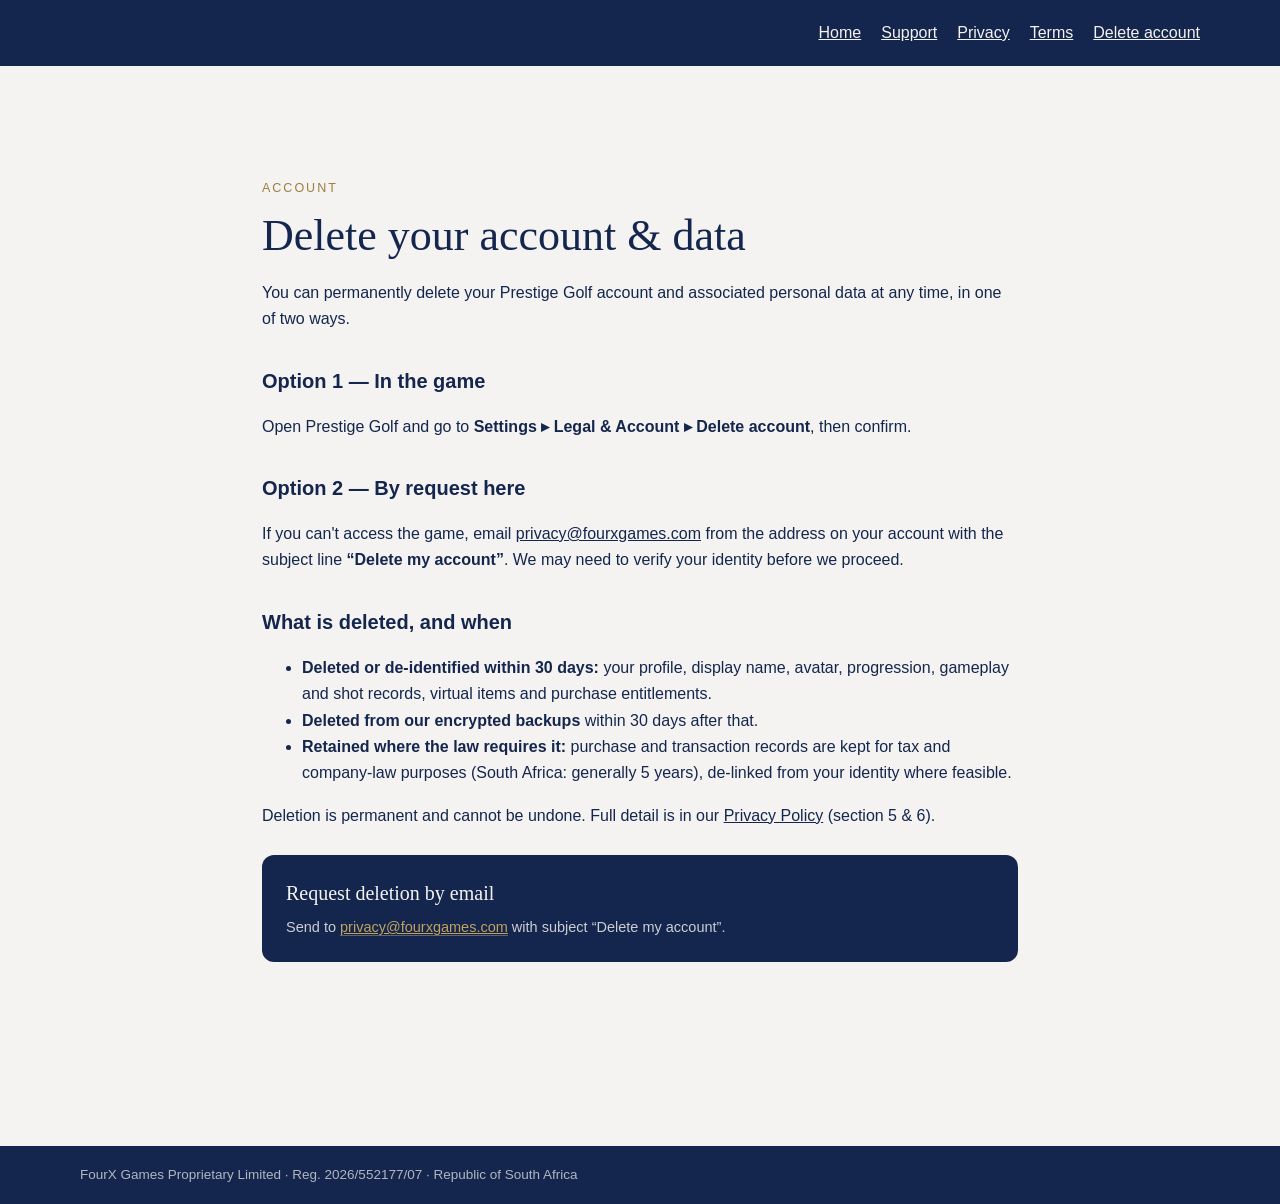
<file: delete-account/index.html>
<!DOCTYPE html>
<html lang="en">
<head>
<meta charset="utf-8">
<meta name="viewport" content="width=device-width, initial-scale=1">
<title>Delete your account — FourX Games</title>
<link rel="icon" type="image/svg+xml" href="/assets/fourx-logo.svg">
<link rel="canonical" href="https://www.fourxgames.com/delete-account/">
<!-- GENERATED by tools/build-static-pages.py from index.html — do not edit by hand.
     Edit the text in index.html and re-run the script, or the two will disagree. -->
<style>
  body { margin:0; background:#F4F3F1; color:#14264D;
         font-family:-apple-system,BlinkMacSystemFont,"Segoe UI",Roboto,Helvetica,Arial,sans-serif;
         line-height:1.65; }
  header, footer { background:#14264D; }
  header a { color:#F4F3F1; }
  footer { color:rgba(244,243,241,0.7); font-size:13.5px; }
  footer a { color:rgba(244,243,241,0.7); }
  .bar { max-width:1120px; margin:0 auto; padding:18px 32px; display:flex; gap:20px;
          align-items:center; flex-wrap:wrap; }
  .bar .brand { font-family:Georgia,'Times New Roman',serif; font-size:18px; margin-right:auto; }
  .wrap { max-width:820px; margin:0 auto; padding:48px 32px 88px; }
  h1 { font-family:Georgia,'Times New Roman',serif; font-weight:500; font-size:34px;
        line-height:1.15; margin:0 0 18px; }
  h2 { font-size:20px; margin:32px 0 10px; }
  h3 { font-size:16px; margin:22px 0 8px; }
  table { border-collapse:collapse; width:100%; margin:14px 0; font-size:14px; }
  th, td { border:1px solid #d5dae5; padding:7px 9px; text-align:left; vertical-align:top; }
  th { background:#e8ecf4; }
  code { background:#e8ecf4; padding:1px 4px; border-radius:3px; }
  a { color:#14264D; }
  blockquote { border-left:3px solid #c9d0e0; margin:14px 0; padding:2px 0 2px 14px; color:#41506f; }
  img { max-width:100%; height:auto; }
</style>
</head>
<body>
<header><div class="bar">
  <span class="brand">FourX Games</span>
  <a href="/">Home</a><a href="/support/">Support</a><a href="/privacy/">Privacy</a>
  <a href="/terms/">Terms</a><a href="/delete-account/">Delete account</a>
</div></header>
<main class="wrap">
<div data-dc-tpl="106" style="max-width: 820px; margin: 0px auto; padding: 64px 32px 96px;">
        <div data-dc-tpl="107" style="font-size: 12.5px; letter-spacing: 0.16em; text-transform: uppercase; color: rgb(154, 127, 63); margin-bottom: 14px;">Account</div>
        <h1 data-dc-tpl="108" style="font-family: Newsreader, serif; font-weight: 500; font-size: 44px; line-height: 1.08; margin: 0px 0px 20px;">Delete your account &amp; data</h1>
        <div data-dc-tpl="109" class="doc">
          <p data-dc-tpl="110">You can permanently delete your Prestige Golf account and associated personal data at any time, in one of two ways.</p>
          <h2 data-dc-tpl="111">Option 1 — In the game</h2>
          <p data-dc-tpl="112">Open Prestige Golf and go to <strong data-dc-tpl="113">Settings ▸ Legal &amp; Account ▸ Delete account</strong>, then confirm.</p>
          <h2 data-dc-tpl="114">Option 2 — By request here</h2>
          <p data-dc-tpl="115">If you can't access the game, email <a data-dc-tpl="116" href="mailto:privacy@fourxgames.com">privacy@fourxgames.com</a> from the address on your account with the subject line <strong data-dc-tpl="117">“Delete my account”</strong>. We may need to verify your identity before we proceed.</p>
          <h2 data-dc-tpl="118">What is deleted, and when</h2>
          <ul data-dc-tpl="119">
            <li data-dc-tpl="120"><strong data-dc-tpl="121">Deleted or de-identified within 30 days:</strong> your profile, display name, avatar, progression, gameplay and shot records, virtual items and purchase entitlements.</li>
            <li data-dc-tpl="122"><strong data-dc-tpl="123">Deleted from our encrypted backups</strong> within 30 days after that.</li>
            <li data-dc-tpl="124"><strong data-dc-tpl="125">Retained where the law requires it:</strong> purchase and transaction records are kept for tax and company-law purposes (South Africa: generally 5 years), de-linked from your identity where feasible.</li>
          </ul>
          <p data-dc-tpl="126">Deletion is permanent and cannot be undone. Full detail is in our <a data-dc-tpl="127" href="/privacy/">Privacy Policy</a> (section 5 &amp; 6).</p>
          <div data-dc-tpl="128" style="margin-top: 26px; padding: 22px 24px; background: rgb(20, 38, 77); color: rgb(244, 243, 241); border-radius: 12px;">
            <div data-dc-tpl="129" style="font-family: Newsreader, serif; font-size: 20px; margin-bottom: 6px;">Request deletion by email</div>
            <p data-dc-tpl="130" style="margin: 0px; color: rgba(244, 243, 241, 0.82); font-size: 14.5px;">Send to <a data-dc-tpl="131" href="mailto:privacy@fourxgames.com?subject=Delete%20my%20account" style="color: rgb(192, 162, 97); border-bottom: 1px solid rgba(192, 162, 97, 0.5);">privacy@fourxgames.com</a> with subject “Delete my account”.</p>
          </div>
        </div>
      </div>
</main>
<footer><div class="bar">
  <span>FourX Games Proprietary Limited · Reg. 2026/552177/07 · Republic of South Africa</span>
</div></footer>
</body>
</html>
</file>
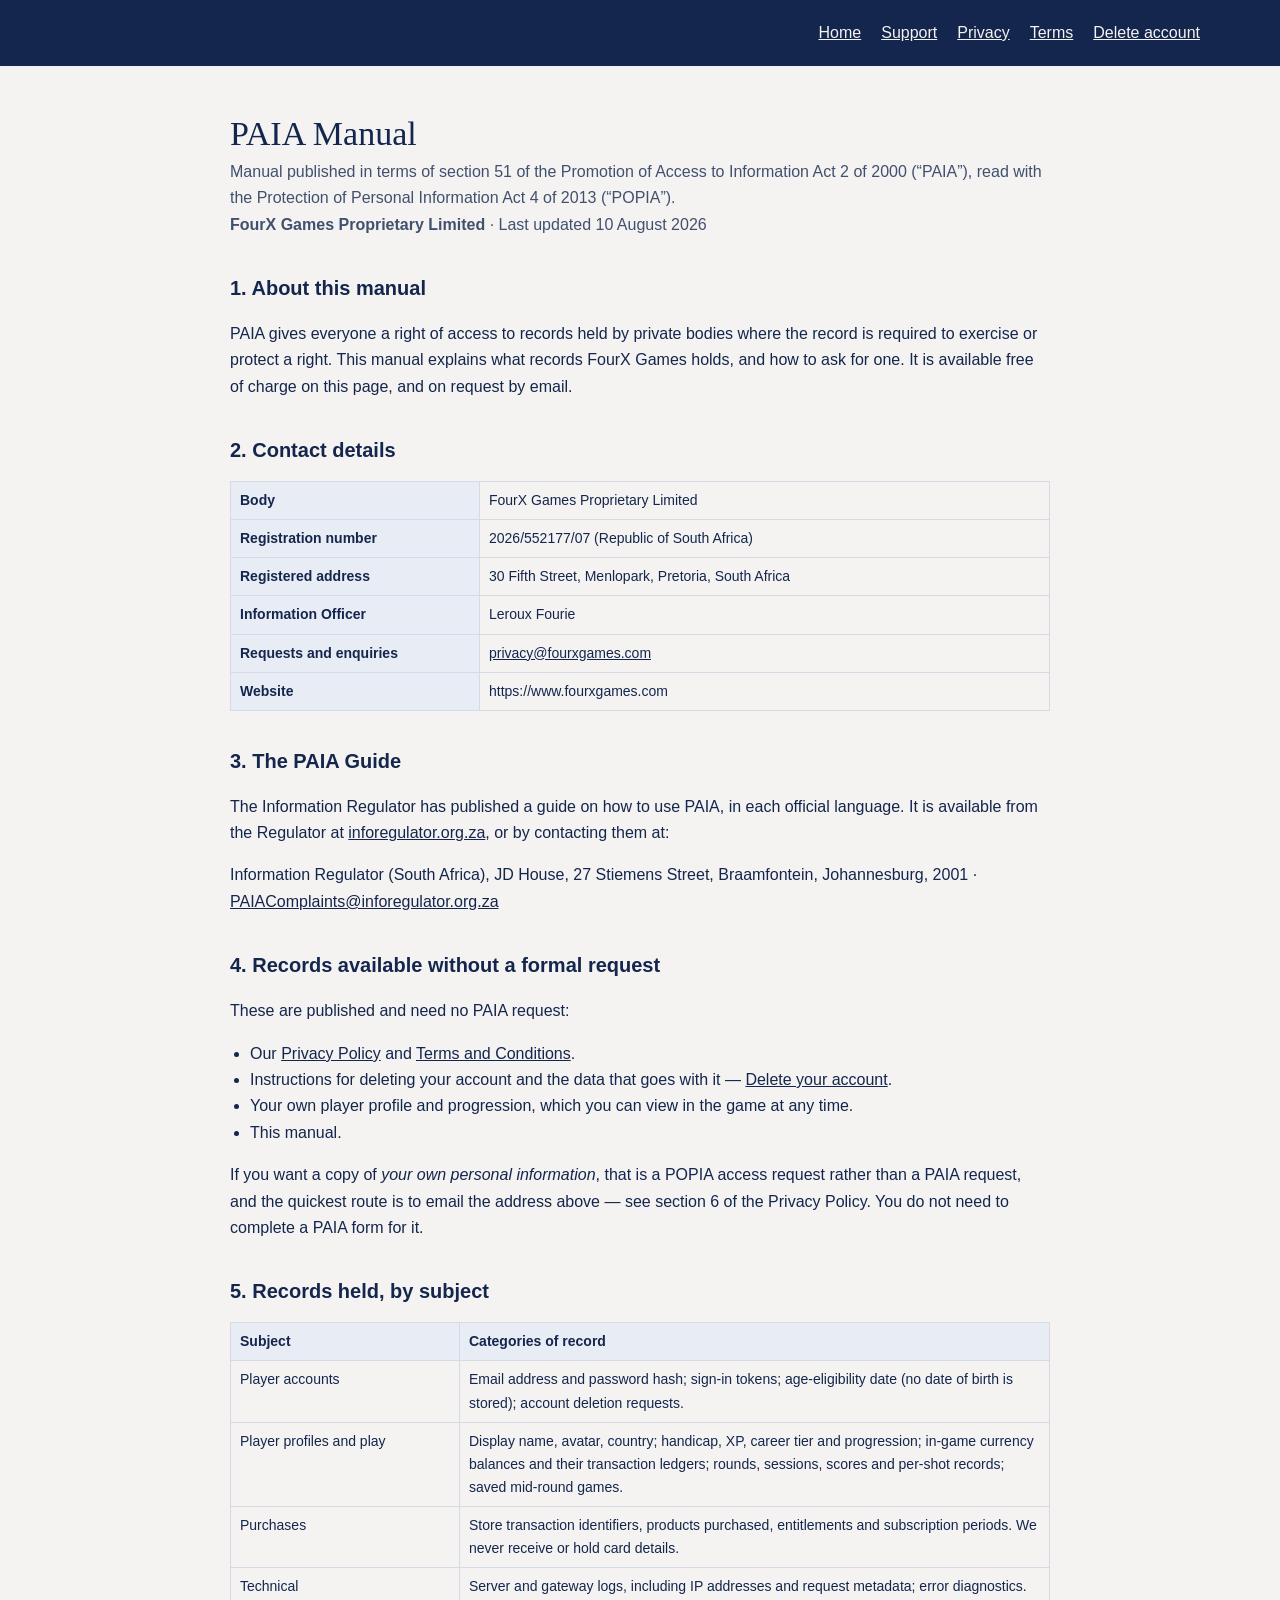
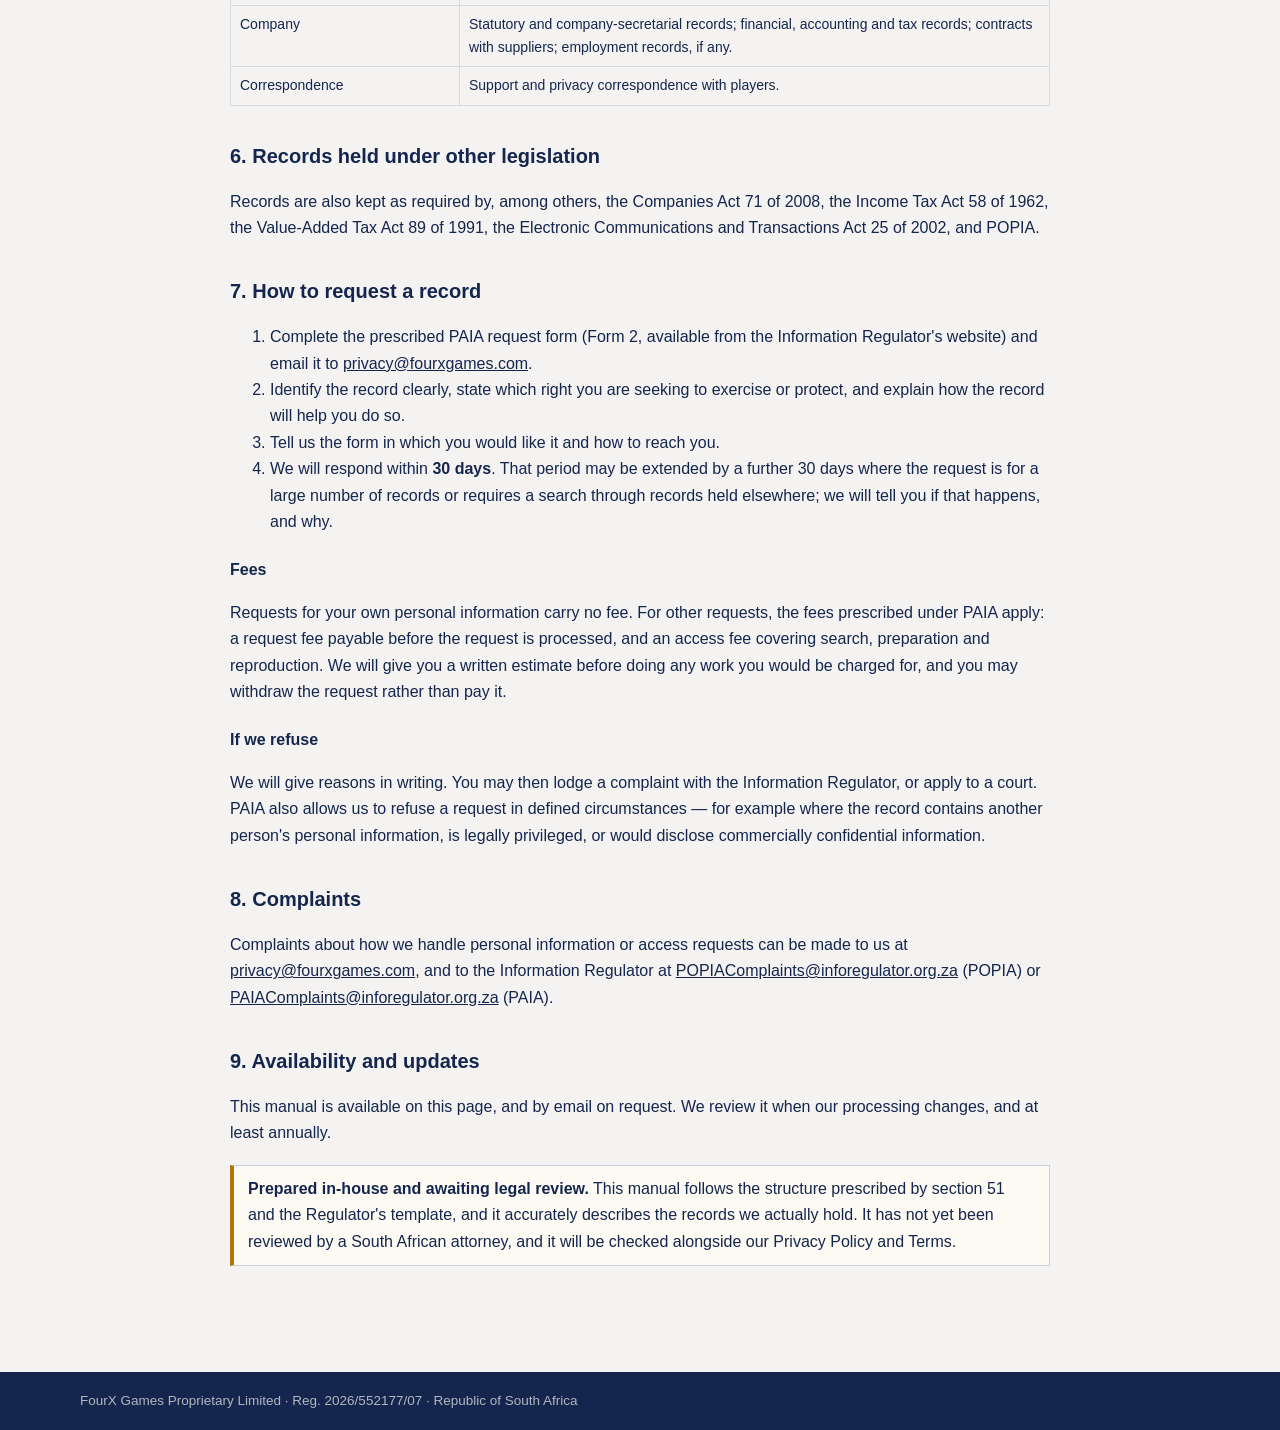
<file: paia/index.html>
<!DOCTYPE html>
<html lang="en">
<head>
<meta charset="utf-8">
<meta name="viewport" content="width=device-width, initial-scale=1">
<title>PAIA Manual — FourX Games</title>
<link rel="icon" type="image/svg+xml" href="/assets/fourx-logo.svg">
<link rel="canonical" href="https://www.fourxgames.com/paia/">
<!-- HAND-MAINTAINED. Unlike /privacy/, /terms/, /support/ and /delete-account/, this page is NOT
     produced by tools/build-static-pages.py — it is a standalone document with no counterpart in
     the single-page app. Edit it here. -->
<style>
  body { margin:0; background:#F4F3F1; color:#14264D;
         font-family:-apple-system,BlinkMacSystemFont,"Segoe UI",Roboto,Helvetica,Arial,sans-serif;
         line-height:1.65; }
  header, footer { background:#14264D; }
  header a { color:#F4F3F1; }
  footer { color:rgba(244,243,241,0.7); font-size:13.5px; }
  .bar { max-width:1120px; margin:0 auto; padding:18px 32px; display:flex; gap:20px;
         align-items:center; flex-wrap:wrap; }
  .bar .brand { font-family:Georgia,'Times New Roman',serif; font-size:18px; margin-right:auto; }
  .wrap { max-width:820px; margin:0 auto; padding:48px 32px 88px; }
  h1 { font-family:Georgia,'Times New Roman',serif; font-weight:500; font-size:34px;
       line-height:1.15; margin:0 0 6px; }
  .sub { color:#41506f; margin:0 0 22px; }
  h2 { font-size:20px; margin:34px 0 10px; }
  h3 { font-size:16px; margin:22px 0 8px; }
  table { border-collapse:collapse; width:100%; margin:14px 0; font-size:14px; }
  th, td { border:1px solid #d5dae5; padding:7px 9px; text-align:left; vertical-align:top; }
  th { background:#e8ecf4; }
  a { color:#14264D; }
  ul { padding-left:20px; }
  .note { border:1px solid #c9d0e0; border-left:4px solid #b4740c; background:#fdfaf3;
          padding:10px 14px; margin:18px 0; }
</style>
</head>
<body>
<header><div class="bar">
  <span class="brand">FourX Games</span>
  <a href="/">Home</a><a href="/support/">Support</a><a href="/privacy/">Privacy</a>
  <a href="/terms/">Terms</a><a href="/delete-account/">Delete account</a>
</div></header>

<main class="wrap">

<h1>PAIA Manual</h1>
<p class="sub">Manual published in terms of section 51 of the Promotion of Access to Information
Act 2 of 2000 (“PAIA”), read with the Protection of Personal Information Act 4 of 2013 (“POPIA”).
<br><strong>FourX Games Proprietary Limited</strong> · Last updated 10 August 2026</p>

<h2>1. About this manual</h2>
<p>PAIA gives everyone a right of access to records held by private bodies where the record is
required to exercise or protect a right. This manual explains what records FourX Games holds, and
how to ask for one. It is available free of charge on this page, and on request by email.</p>

<h2>2. Contact details</h2>
<table>
  <tr><th style="width:230px">Body</th><td>FourX Games Proprietary Limited</td></tr>
  <tr><th>Registration number</th><td>2026/552177/07 (Republic of South Africa)</td></tr>
  <tr><th>Registered address</th><td>30 Fifth Street, Menlopark, Pretoria, South Africa</td></tr>
  <tr><th>Information Officer</th><td>Leroux Fourie</td></tr>
  <tr><th>Requests and enquiries</th>
      <td><!--email_off--><a href="mailto:privacy@fourxgames.com">privacy@fourxgames.com</a><!--/email_off--></td></tr>
  <tr><th>Website</th><td>https://www.fourxgames.com</td></tr>
</table>

<h2>3. The PAIA Guide</h2>
<p>The Information Regulator has published a guide on how to use PAIA, in each official language. It
is available from the Regulator at <a href="https://inforegulator.org.za">inforegulator.org.za</a>,
or by contacting them at:</p>
<p>Information Regulator (South Africa), JD House, 27 Stiemens Street, Braamfontein, Johannesburg,
2001 &middot; <a href="mailto:PAIAComplaints@inforegulator.org.za">PAIAComplaints@inforegulator.org.za</a></p>

<h2>4. Records available without a formal request</h2>
<p>These are published and need no PAIA request:</p>
<ul>
  <li>Our <a href="/privacy/">Privacy Policy</a> and <a href="/terms/">Terms and Conditions</a>.</li>
  <li>Instructions for deleting your account and the data that goes with it —
      <a href="/delete-account/">Delete your account</a>.</li>
  <li>Your own player profile and progression, which you can view in the game at any time.</li>
  <li>This manual.</li>
</ul>
<p>If you want a copy of <em>your own personal information</em>, that is a POPIA access request
rather than a PAIA request, and the quickest route is to email the address above — see section 6 of
the Privacy Policy. You do not need to complete a PAIA form for it.</p>

<h2>5. Records held, by subject</h2>
<table>
  <tr><th style="width:210px">Subject</th><th>Categories of record</th></tr>
  <tr><td>Player accounts</td>
      <td>Email address and password hash; sign-in tokens; age-eligibility date (no date of birth is
      stored); account deletion requests.</td></tr>
  <tr><td>Player profiles and play</td>
      <td>Display name, avatar, country; handicap, XP, career tier and progression; in-game currency
      balances and their transaction ledgers; rounds, sessions, scores and per-shot records; saved
      mid-round games.</td></tr>
  <tr><td>Purchases</td>
      <td>Store transaction identifiers, products purchased, entitlements and subscription periods.
      We never receive or hold card details.</td></tr>
  <tr><td>Technical</td>
      <td>Server and gateway logs, including IP addresses and request metadata; error diagnostics.</td></tr>
  <tr><td>Company</td>
      <td>Statutory and company-secretarial records; financial, accounting and tax records; contracts
      with suppliers; employment records, if any.</td></tr>
  <tr><td>Correspondence</td>
      <td>Support and privacy correspondence with players.</td></tr>
</table>

<h2>6. Records held under other legislation</h2>
<p>Records are also kept as required by, among others, the Companies Act 71 of 2008, the Income Tax
Act 58 of 1962, the Value-Added Tax Act 89 of 1991, the Electronic Communications and Transactions
Act 25 of 2002, and POPIA.</p>

<h2>7. How to request a record</h2>
<ol>
  <li>Complete the prescribed PAIA request form (Form 2, available from the Information Regulator's
  website) and email it to <!--email_off--><a href="mailto:privacy@fourxgames.com">privacy@fourxgames.com</a><!--/email_off-->.</li>
  <li>Identify the record clearly, state which right you are seeking to exercise or protect, and
  explain how the record will help you do so.</li>
  <li>Tell us the form in which you would like it and how to reach you.</li>
  <li>We will respond within <strong>30 days</strong>. That period may be extended by a further
  30 days where the request is for a large number of records or requires a search through records
  held elsewhere; we will tell you if that happens, and why.</li>
</ol>

<h3>Fees</h3>
<p>Requests for your own personal information carry no fee. For other requests, the fees prescribed
under PAIA apply: a request fee payable before the request is processed, and an access fee covering
search, preparation and reproduction. We will give you a written estimate before doing any work you
would be charged for, and you may withdraw the request rather than pay it.</p>

<h3>If we refuse</h3>
<p>We will give reasons in writing. You may then lodge a complaint with the Information Regulator, or
apply to a court. PAIA also allows us to refuse a request in defined circumstances — for example
where the record contains another person's personal information, is legally privileged, or would
disclose commercially confidential information.</p>

<h2>8. Complaints</h2>
<p>Complaints about how we handle personal information or access requests can be made to us at
<!--email_off--><a href="mailto:privacy@fourxgames.com">privacy@fourxgames.com</a><!--/email_off-->,
and to the Information Regulator at
<a href="mailto:POPIAComplaints@inforegulator.org.za">POPIAComplaints@inforegulator.org.za</a> (POPIA)
or <a href="mailto:PAIAComplaints@inforegulator.org.za">PAIAComplaints@inforegulator.org.za</a> (PAIA).</p>

<h2>9. Availability and updates</h2>
<p>This manual is available on this page, and by email on request. We review it when our processing
changes, and at least annually.</p>

<div class="note">
  <strong>Prepared in-house and awaiting legal review.</strong> This manual follows the structure
  prescribed by section 51 and the Regulator's template, and it accurately describes the records we
  actually hold. It has not yet been reviewed by a South African attorney, and it will be checked
  alongside our Privacy Policy and Terms.
</div>

</main>

<footer><div class="bar">
  <span>FourX Games Proprietary Limited · Reg. 2026/552177/07 · Republic of South Africa</span>
</div></footer>
</body>
</html>
</file>
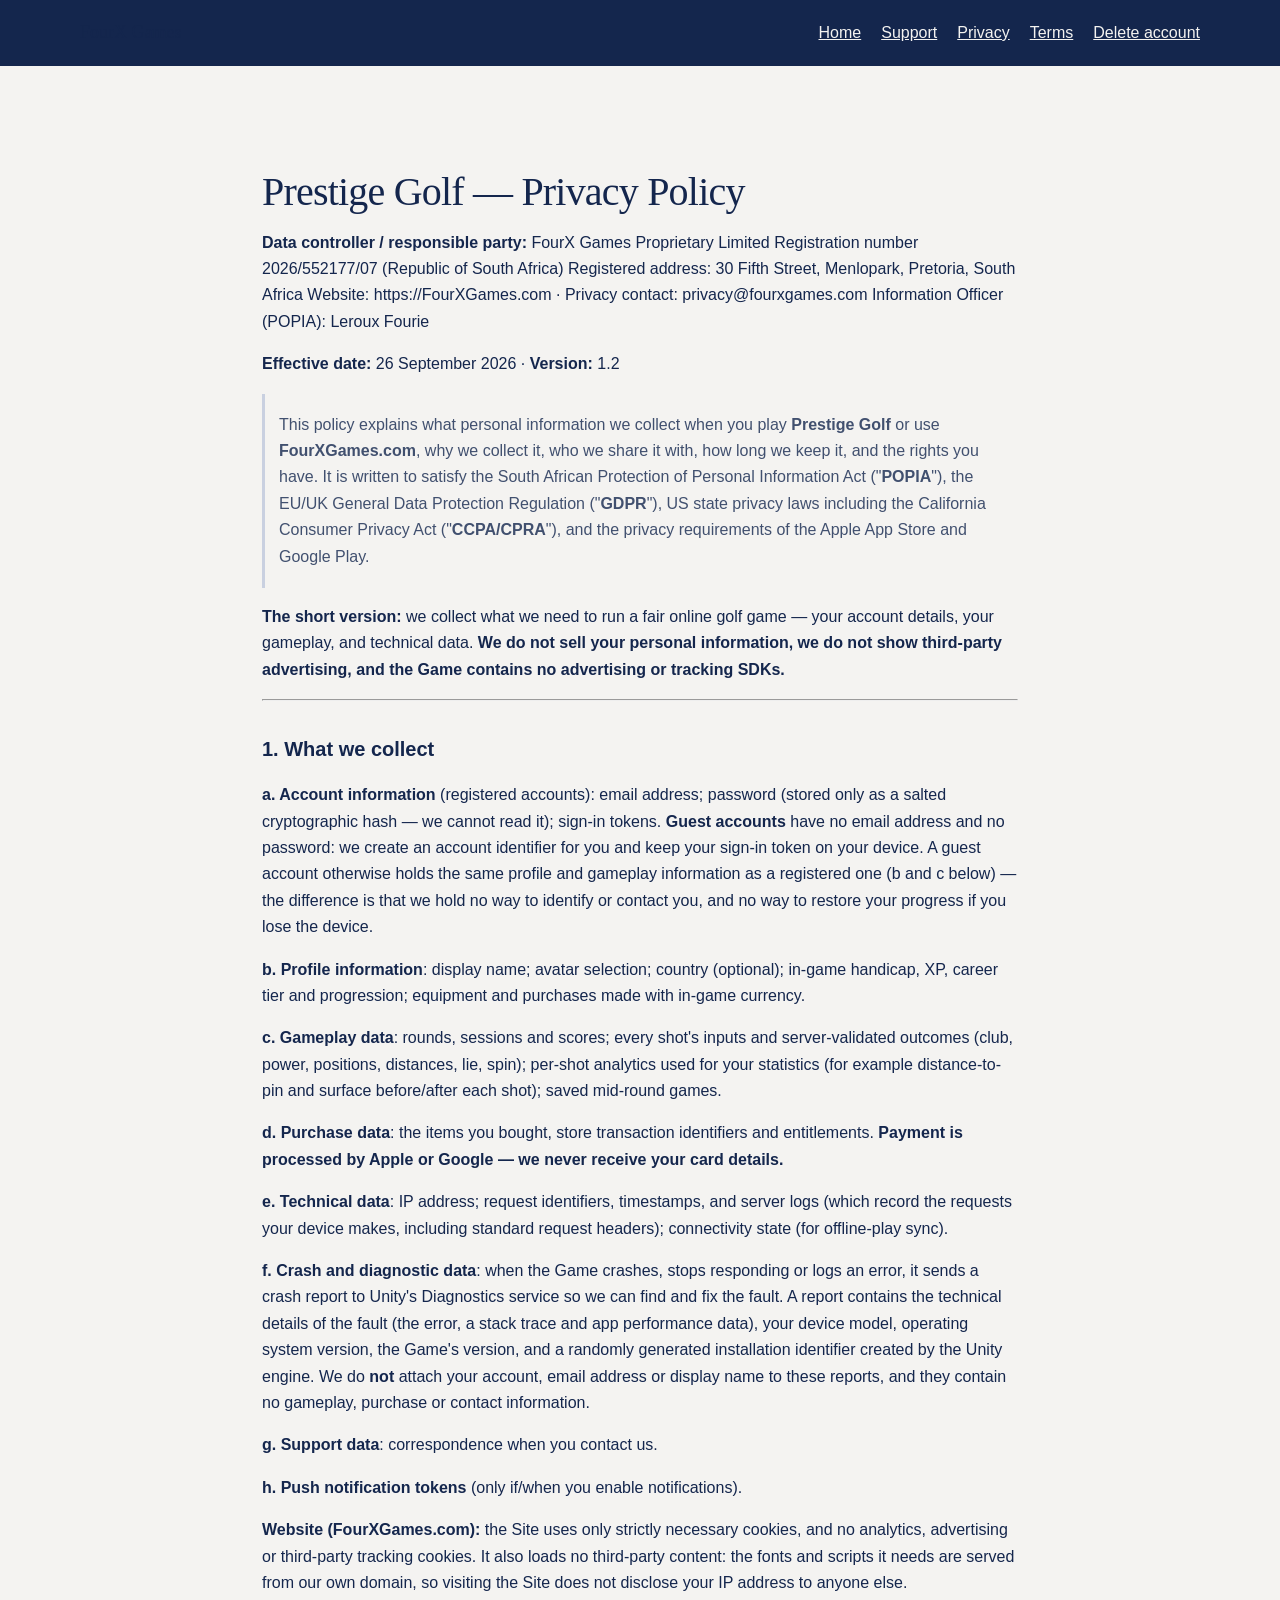
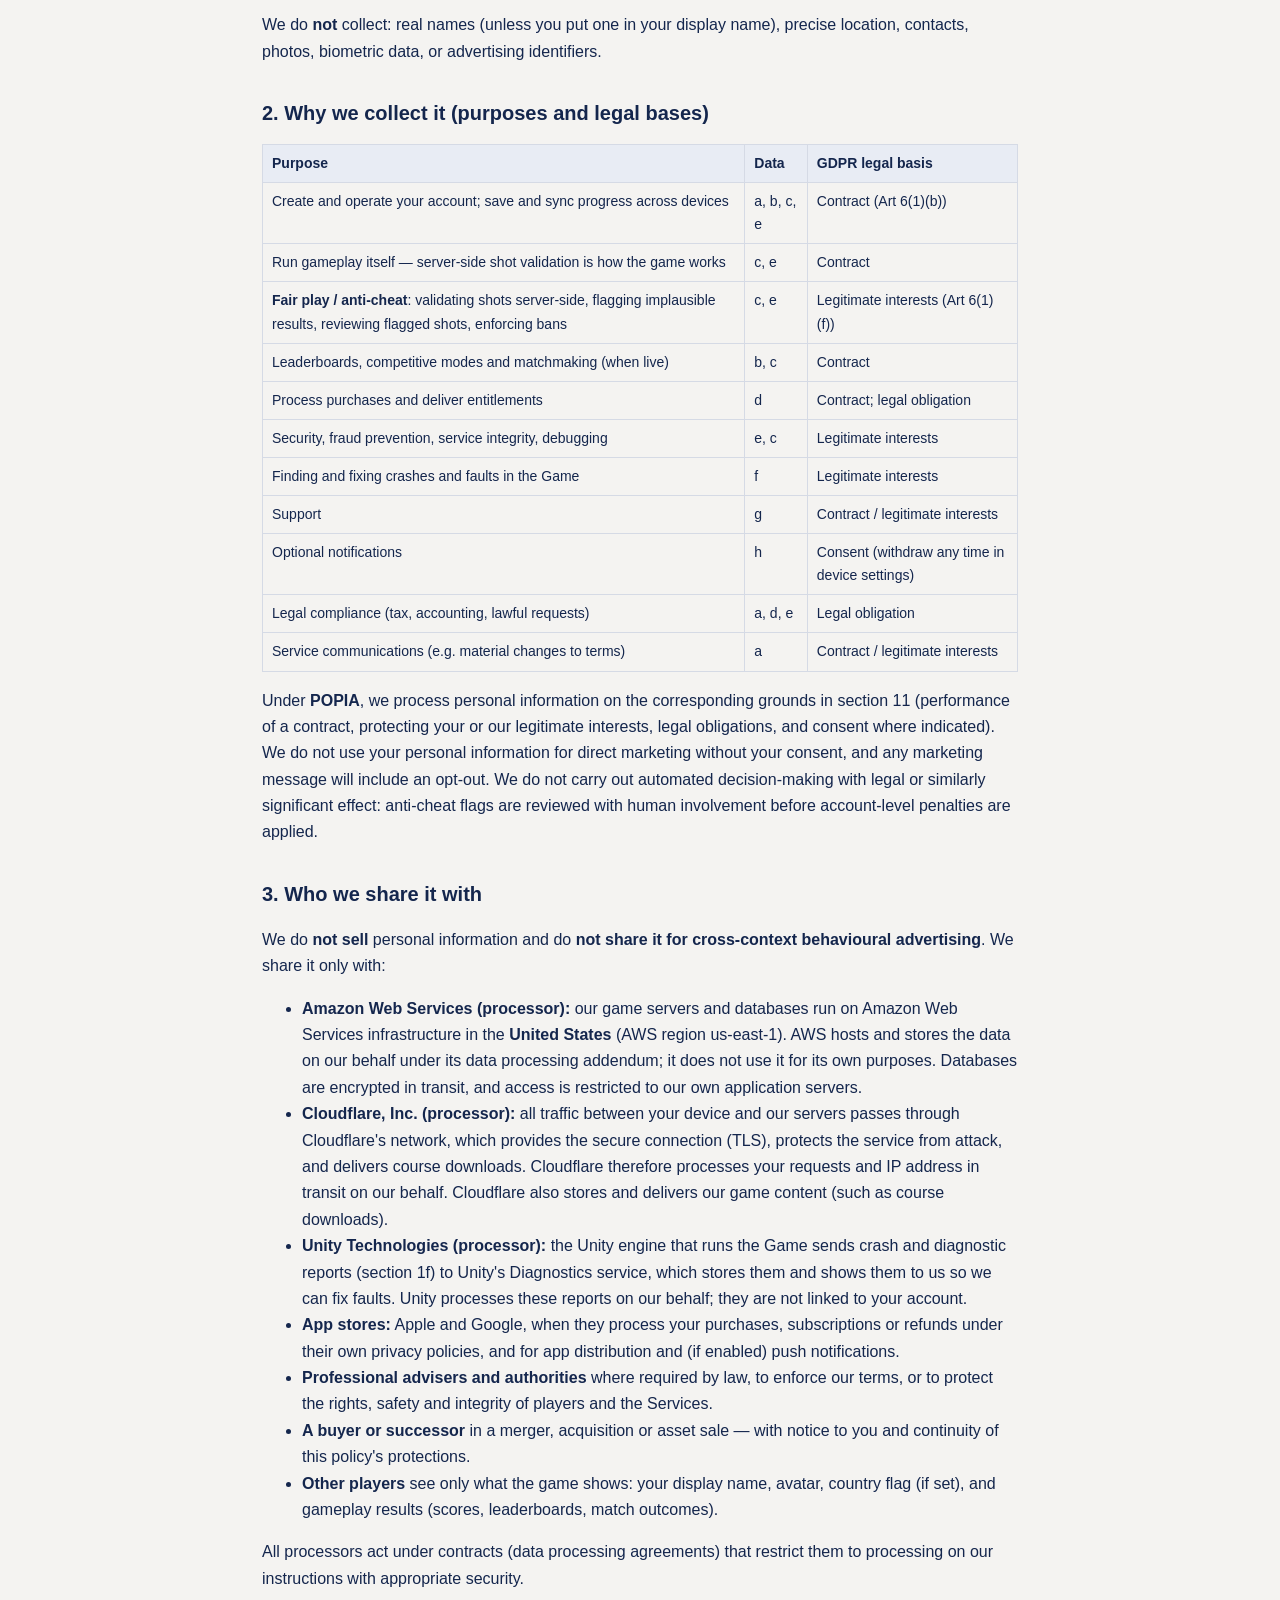
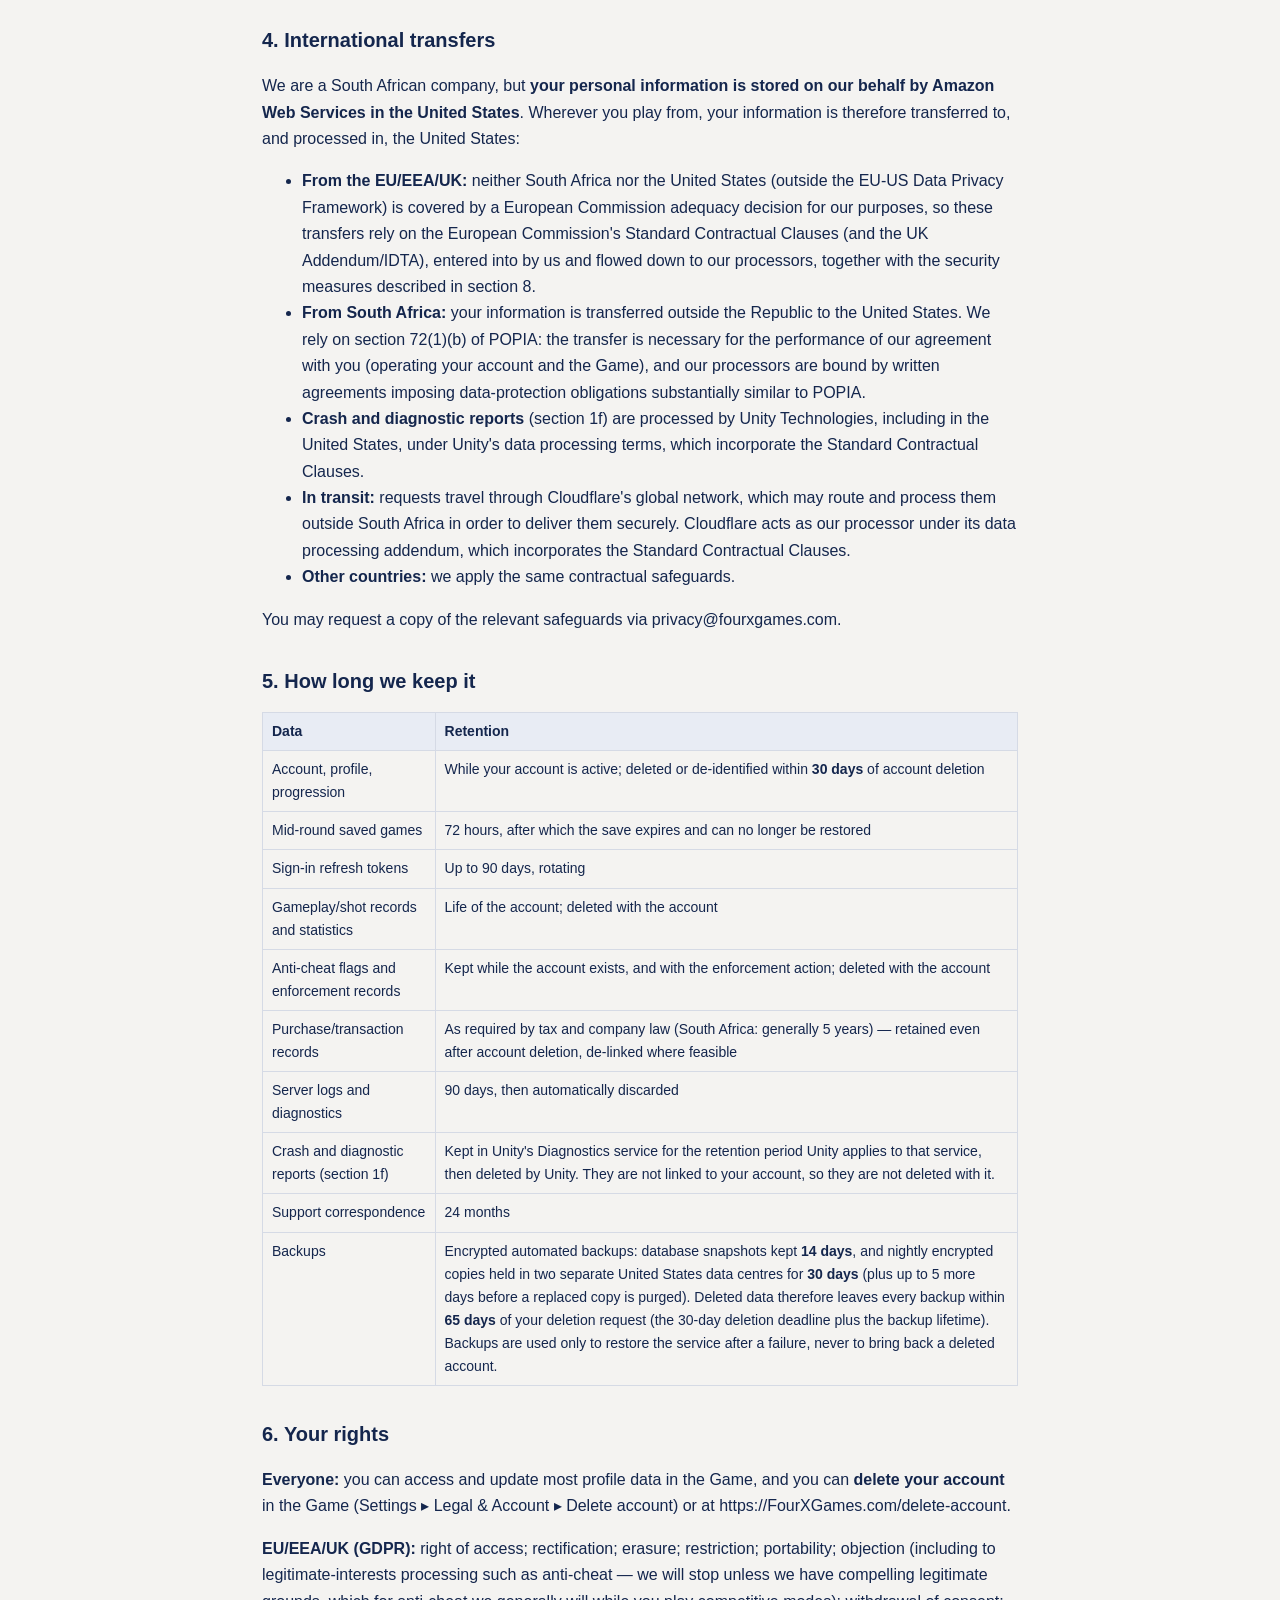
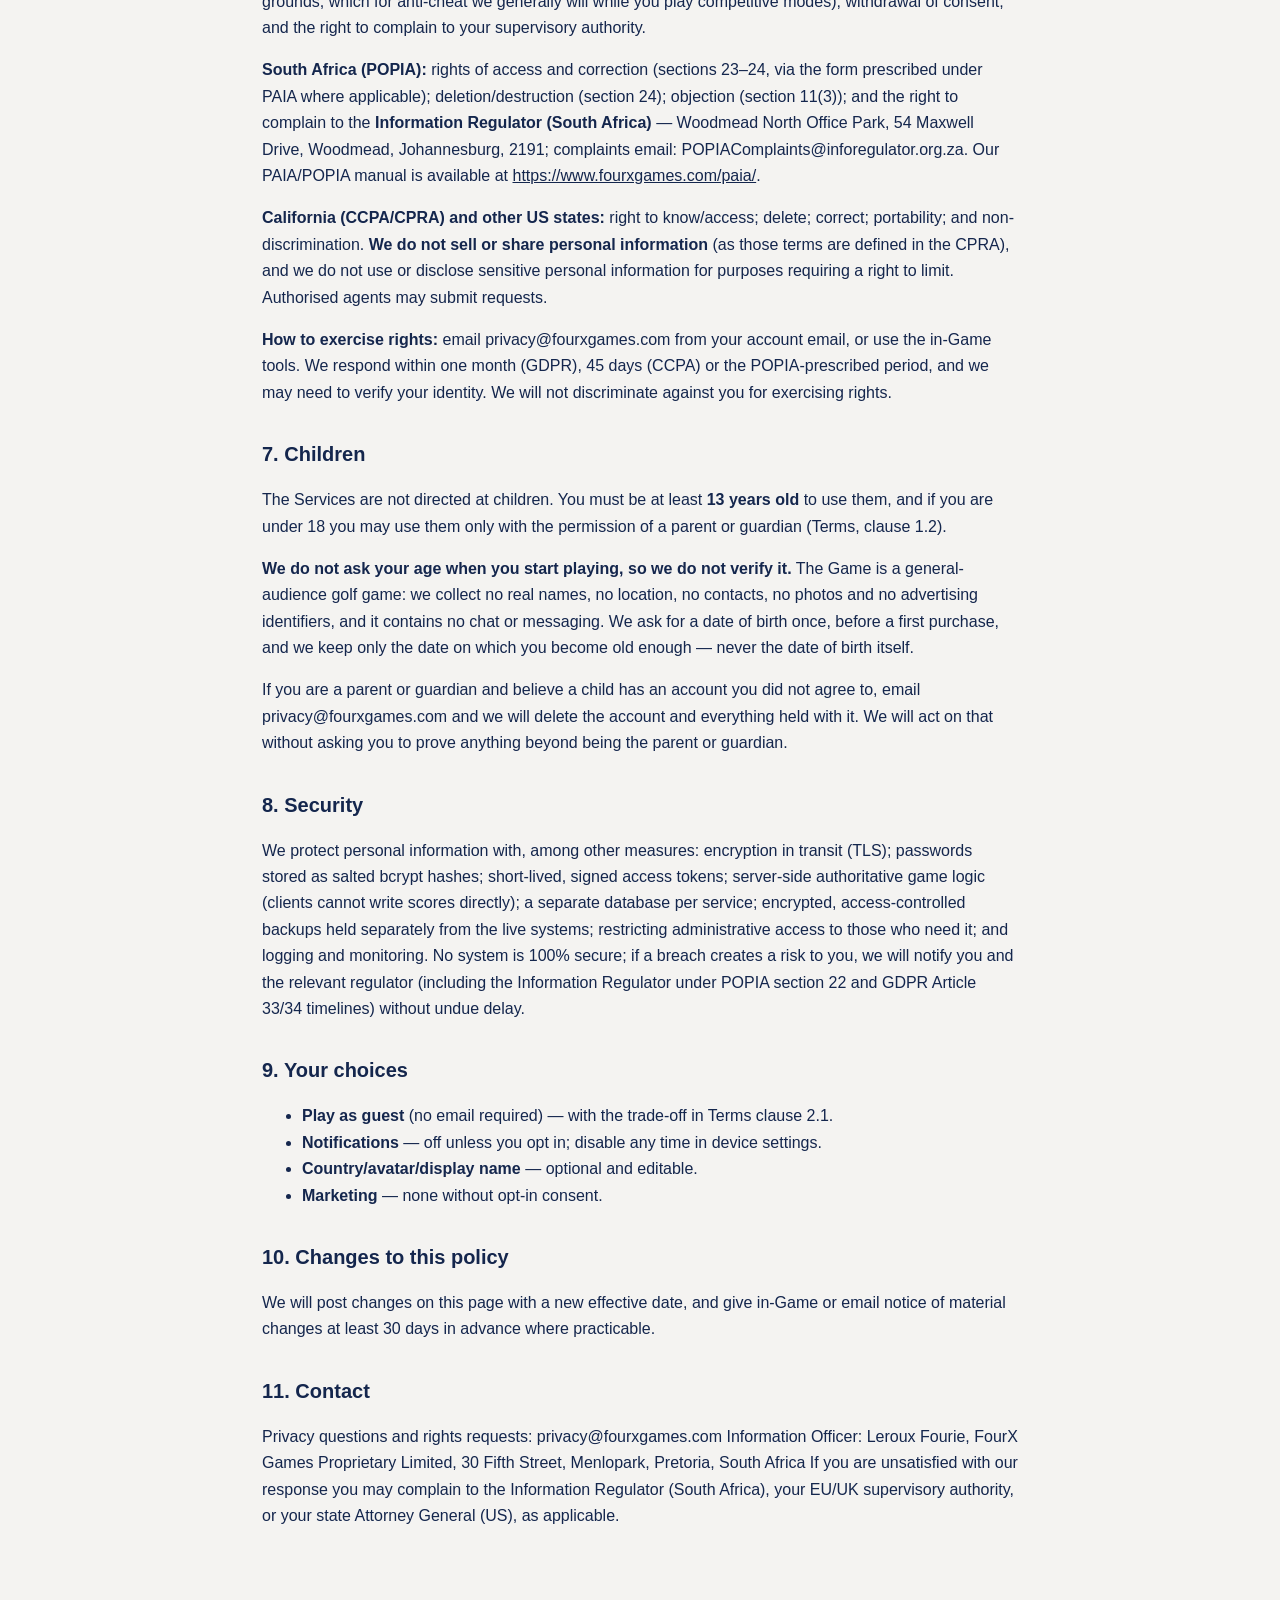
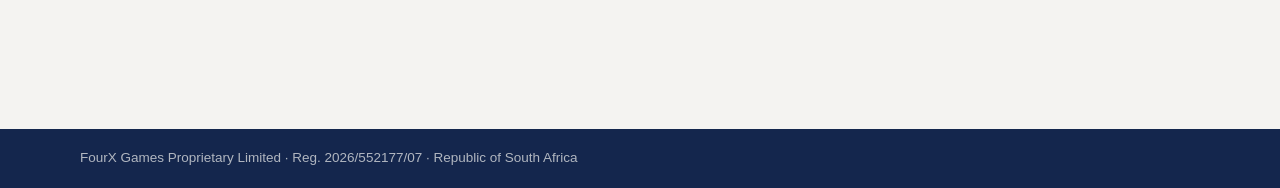
<file: privacy/index.html>
<!DOCTYPE html>
<html lang="en">
<head>
<meta charset="utf-8">
<meta name="viewport" content="width=device-width, initial-scale=1">
<title>Privacy Policy — FourX Games</title>
<link rel="icon" type="image/svg+xml" href="/assets/fourx-logo.svg">
<link rel="canonical" href="https://www.fourxgames.com/privacy/">
<!-- GENERATED by tools/build-static-pages.py from index.html — do not edit by hand.
     Edit the text in index.html and re-run the script, or the two will disagree. -->
<style>
  body { margin:0; background:#F4F3F1; color:#14264D;
         font-family:-apple-system,BlinkMacSystemFont,"Segoe UI",Roboto,Helvetica,Arial,sans-serif;
         line-height:1.65; }
  header, footer { background:#14264D; }
  header a { color:#F4F3F1; }
  footer { color:rgba(244,243,241,0.7); font-size:13.5px; }
  footer a { color:rgba(244,243,241,0.7); }
  .bar { max-width:1120px; margin:0 auto; padding:18px 32px; display:flex; gap:20px;
          align-items:center; flex-wrap:wrap; }
  .bar .brand { font-family:Georgia,'Times New Roman',serif; font-size:18px; margin-right:auto; }
  .wrap { max-width:820px; margin:0 auto; padding:48px 32px 88px; }
  h1 { font-family:Georgia,'Times New Roman',serif; font-weight:500; font-size:34px;
        line-height:1.15; margin:0 0 18px; }
  h2 { font-size:20px; margin:32px 0 10px; }
  h3 { font-size:16px; margin:22px 0 8px; }
  table { border-collapse:collapse; width:100%; margin:14px 0; font-size:14px; }
  th, td { border:1px solid #d5dae5; padding:7px 9px; text-align:left; vertical-align:top; }
  th { background:#e8ecf4; }
  code { background:#e8ecf4; padding:1px 4px; border-radius:3px; }
  a { color:#14264D; }
  blockquote { border-left:3px solid #c9d0e0; margin:14px 0; padding:2px 0 2px 14px; color:#41506f; }
  img { max-width:100%; height:auto; }
</style>
</head>
<body>
<header><div class="bar">
  <span class="brand">FourX Games</span>
  <a href="/">Home</a><a href="/support/">Support</a><a href="/privacy/">Privacy</a>
  <a href="/terms/">Terms</a><a href="/delete-account/">Delete account</a>
</div></header>
<main class="wrap">
<div data-dc-tpl="133" style="max-width: 820px; margin: 0px auto; padding: 56px 32px 96px;">
        <div data-dc-tpl="134" class="doc"><h1 style="font-family:'Newsreader',serif;font-weight:500;font-size:40px;line-height:1.1;letter-spacing:-0.02em;margin:0 0 6px;">Prestige Golf — Privacy Policy</h1><p><strong>Data controller / responsible party:</strong> FourX Games Proprietary Limited Registration number 2026/552177/07 (Republic of South Africa) Registered address: 30 Fifth Street, Menlopark, Pretoria, South Africa Website: https://FourXGames.com · Privacy contact: privacy@fourxgames.com Information Officer (POPIA): Leroux Fourie</p><p><strong>Effective date:</strong> 26 September 2026 · <strong>Version:</strong> 1.2</p><blockquote><p>This policy explains what personal information we collect when you play <strong>Prestige Golf</strong> or use <strong>FourXGames.com</strong>, why we collect it, who we share it with, how long we keep it, and the rights you have. It is written to satisfy the South African Protection of Personal Information Act ("<strong>POPIA</strong>"), the EU/UK General Data Protection Regulation ("<strong>GDPR</strong>"), US state privacy laws including the California Consumer Privacy Act ("<strong>CCPA/CPRA</strong>"), and the privacy requirements of the Apple App Store and Google Play.</p></blockquote><p><strong>The short version:</strong> we collect what we need to run a fair online golf game — your account details, your gameplay, and technical data. <strong>We do not sell your personal information, we do not show third-party advertising, and the Game contains no advertising or tracking SDKs.</strong></p><hr><h2>1. What we collect</h2><p><strong>a. Account information</strong> (registered accounts): email address; password (stored only as a salted cryptographic hash — we cannot read it); sign-in tokens. <strong>Guest accounts</strong> have no email address and no password: we create an account identifier for you and keep your sign-in token on your device. A guest account otherwise holds the same profile and gameplay information as a registered one (b and c below) — the difference is that we hold no way to identify or contact you, and no way to restore your progress if you lose the device.</p><p><strong>b. Profile information</strong>: display name; avatar selection; country (optional); in-game handicap, XP, career tier and progression; equipment and purchases made with in-game currency.</p><p><strong>c. Gameplay data</strong>: rounds, sessions and scores; every shot's inputs and server-validated outcomes (club, power, positions, distances, lie, spin); per-shot analytics used for your statistics (for example distance-to-pin and surface before/after each shot); saved mid-round games.</p><p><strong>d. Purchase data</strong>: the items you bought, store transaction identifiers and entitlements. <strong>Payment is processed by Apple or Google — we never receive your card details.</strong></p><p><strong>e. Technical data</strong>: IP address; request identifiers, timestamps, and server logs (which record the requests your device makes, including standard request headers); connectivity state (for offline-play sync).</p><p><strong>f. Crash and diagnostic data</strong>: when the Game crashes, stops responding or logs an error, it sends a crash report to Unity's Diagnostics service so we can find and fix the fault. A report contains the technical details of the fault (the error, a stack trace and app performance data), your device model, operating system version, the Game's version, and a randomly generated installation identifier created by the Unity engine. We do <strong>not</strong> attach your account, email address or display name to these reports, and they contain no gameplay, purchase or contact information.</p><p><strong>g. Support data</strong>: correspondence when you contact us.</p><p><strong>h. Push notification tokens</strong> (only if/when you enable notifications).</p><p><strong>Website (FourXGames.com):</strong> the Site uses only strictly necessary cookies, and no analytics, advertising or third-party tracking cookies. It also loads no third-party content: the fonts and scripts it needs are served from our own domain, so visiting the Site does not disclose your IP address to anyone else.</p><p>We do <strong>not</strong> collect: real names (unless you put one in your display name), precise location, contacts, photos, biometric data, or advertising identifiers.</p><h2>2. Why we collect it (purposes and legal bases)</h2><table><thead><tr><th>Purpose</th><th>Data</th><th>GDPR legal basis</th></tr></thead><tbody><tr><td>Create and operate your account; save and sync progress across devices</td><td>a, b, c, e</td><td>Contract (Art 6(1)(b))</td></tr><tr><td>Run gameplay itself — server-side shot validation is how the game works</td><td>c, e</td><td>Contract</td></tr><tr><td><strong>Fair play / anti-cheat</strong>: validating shots server-side, flagging implausible results, reviewing flagged shots, enforcing bans</td><td>c, e</td><td>Legitimate interests (Art 6(1)(f))</td></tr><tr><td>Leaderboards, competitive modes and matchmaking (when live)</td><td>b, c</td><td>Contract</td></tr><tr><td>Process purchases and deliver entitlements</td><td>d</td><td>Contract; legal obligation</td></tr><tr><td>Security, fraud prevention, service integrity, debugging</td><td>e, c</td><td>Legitimate interests</td></tr><tr><td>Finding and fixing crashes and faults in the Game</td><td>f</td><td>Legitimate interests</td></tr><tr><td>Support</td><td>g</td><td>Contract / legitimate interests</td></tr><tr><td>Optional notifications</td><td>h</td><td>Consent (withdraw any time in device settings)</td></tr><tr><td>Legal compliance (tax, accounting, lawful requests)</td><td>a, d, e</td><td>Legal obligation</td></tr><tr><td>Service communications (e.g. material changes to terms)</td><td>a</td><td>Contract / legitimate interests</td></tr></tbody></table><p>Under <strong>POPIA</strong>, we process personal information on the corresponding grounds in section 11 (performance of a contract, protecting your or our legitimate interests, legal obligations, and consent where indicated). We do not use your personal information for direct marketing without your consent, and any marketing message will include an opt-out. We do not carry out automated decision-making with legal or similarly significant effect: anti-cheat flags are reviewed with human involvement before account-level penalties are applied.</p><h2>3. Who we share it with</h2><p>We do <strong>not sell</strong> personal information and do <strong>not share it for cross-context behavioural advertising</strong>. We share it only with:</p><ul><li><strong>Amazon Web Services (processor):</strong> our game servers and databases run on Amazon Web Services infrastructure in the <strong>United States</strong> (AWS region us-east-1). AWS hosts and stores the data on our behalf under its data processing addendum; it does not use it for its own purposes. Databases are encrypted in transit, and access is restricted to our own application servers.</li><li><strong>Cloudflare, Inc. (processor):</strong> all traffic between your device and our servers passes through Cloudflare's network, which provides the secure connection (TLS), protects the service from attack, and delivers course downloads. Cloudflare therefore processes your requests and IP address in transit on our behalf. Cloudflare also stores and delivers our game content (such as course downloads).</li><li><strong>Unity Technologies (processor):</strong> the Unity engine that runs the Game sends crash and diagnostic reports (section 1f) to Unity's Diagnostics service, which stores them and shows them to us so we can fix faults. Unity processes these reports on our behalf; they are not linked to your account.</li><li><strong>App stores:</strong> Apple and Google, when they process your purchases, subscriptions or refunds under their own privacy policies, and for app distribution and (if enabled) push notifications.</li><li><strong>Professional advisers and authorities</strong> where required by law, to enforce our terms, or to protect the rights, safety and integrity of players and the Services.</li><li><strong>A buyer or successor</strong> in a merger, acquisition or asset sale — with notice to you and continuity of this policy's protections.</li><li><strong>Other players</strong> see only what the game shows: your display name, avatar, country flag (if set), and gameplay results (scores, leaderboards, match outcomes).</li></ul><p>All processors act under contracts (data processing agreements) that restrict them to processing on our instructions with appropriate security.</p><h2>4. International transfers</h2><p>We are a South African company, but <strong>your personal information is stored on our behalf by Amazon Web Services in the United States</strong>. Wherever you play from, your information is therefore transferred to, and processed in, the United States:</p><ul><li><strong>From the EU/EEA/UK:</strong> neither South Africa nor the United States (outside the EU-US Data Privacy Framework) is covered by a European Commission adequacy decision for our purposes, so these transfers rely on the European Commission's Standard Contractual Clauses (and the UK Addendum/IDTA), entered into by us and flowed down to our processors, together with the security measures described in section 8.</li><li><strong>From South Africa:</strong> your information is transferred outside the Republic to the United States. We rely on section 72(1)(b) of POPIA: the transfer is necessary for the performance of our agreement with you (operating your account and the Game), and our processors are bound by written agreements imposing data-protection obligations substantially similar to POPIA.</li><li><strong>Crash and diagnostic reports</strong> (section 1f) are processed by Unity Technologies, including in the United States, under Unity's data processing terms, which incorporate the Standard Contractual Clauses.</li><li><strong>In transit:</strong> requests travel through Cloudflare's global network, which may route and process them outside South Africa in order to deliver them securely. Cloudflare acts as our processor under its data processing addendum, which incorporates the Standard Contractual Clauses.</li><li><strong>Other countries:</strong> we apply the same contractual safeguards.</li></ul><p>You may request a copy of the relevant safeguards via privacy@fourxgames.com.</p><h2>5. How long we keep it</h2><table><thead><tr><th>Data</th><th>Retention</th></tr></thead><tbody><tr><td>Account, profile, progression</td><td>While your account is active; deleted or de-identified within <strong>30 days</strong> of account deletion</td></tr><tr><td>Mid-round saved games</td><td>72 hours, after which the save expires and can no longer be restored</td></tr><tr><td>Sign-in refresh tokens</td><td>Up to 90 days, rotating</td></tr><tr><td>Gameplay/shot records and statistics</td><td>Life of the account; deleted with the account</td></tr><tr><td>Anti-cheat flags and enforcement records</td><td>Kept while the account exists, and with the enforcement action; deleted with the account</td></tr><tr><td>Purchase/transaction records</td><td>As required by tax and company law (South Africa: generally 5 years) — retained even after account deletion, de-linked where feasible</td></tr><tr><td>Server logs and diagnostics</td><td>90 days, then automatically discarded</td></tr><tr><td>Crash and diagnostic reports (section 1f)</td><td>Kept in Unity's Diagnostics service for the retention period Unity applies to that service, then deleted by Unity. They are not linked to your account, so they are not deleted with it.</td></tr><tr><td>Support correspondence</td><td>24 months</td></tr><tr><td>Backups</td><td>Encrypted automated backups: database snapshots kept <strong>14 days</strong>, and nightly encrypted copies held in two separate United States data centres for <strong>30 days</strong> (plus up to 5 more days before a replaced copy is purged). Deleted data therefore leaves every backup within <strong>65 days</strong> of your deletion request (the 30-day deletion deadline plus the backup lifetime). Backups are used only to restore the service after a failure, never to bring back a deleted account.</td></tr></tbody></table><h2>6. Your rights</h2><p><strong>Everyone:</strong> you can access and update most profile data in the Game, and you can <strong>delete your account</strong> in the Game (Settings ▸ Legal &amp; Account ▸ Delete account) or at https://FourXGames.com/delete-account.</p><p><strong>EU/EEA/UK (GDPR):</strong> right of access; rectification; erasure; restriction; portability; objection (including to legitimate-interests processing such as anti-cheat — we will stop unless we have compelling legitimate grounds, which for anti-cheat we generally will while you play competitive modes); withdrawal of consent; and the right to complain to your supervisory authority.</p><p><strong>South Africa (POPIA):</strong> rights of access and correction (sections 23–24, via the form prescribed under PAIA where applicable); deletion/destruction (section 24); objection (section 11(3)); and the right to complain to the <strong>Information Regulator (South Africa)</strong> — Woodmead North Office Park, 54 Maxwell Drive, Woodmead, Johannesburg, 2191; complaints email: POPIAComplaints@inforegulator.org.za. Our PAIA/POPIA manual is available at <a href="https://www.fourxgames.com/paia/">https://www.fourxgames.com/paia/</a>.</p><p><strong>California (CCPA/CPRA) and other US states:</strong> right to know/access; delete; correct; portability; and non-discrimination. <strong>We do not sell or share personal information</strong> (as those terms are defined in the CPRA), and we do not use or disclose sensitive personal information for purposes requiring a right to limit. Authorised agents may submit requests.</p><p><strong>How to exercise rights:</strong> email privacy@fourxgames.com from your account email, or use the in-Game tools. We respond within one month (GDPR), 45 days (CCPA) or the POPIA-prescribed period, and we may need to verify your identity. We will not discriminate against you for exercising rights.</p><h2>7. Children</h2><p>The Services are not directed at children. You must be at least <strong>13 years old</strong> to use them, and if you are under 18 you may use them only with the permission of a parent or guardian (Terms, clause 1.2).</p><p><strong>We do not ask your age when you start playing, so we do not verify it.</strong> The Game is a general-audience golf game: we collect no real names, no location, no contacts, no photos and no advertising identifiers, and it contains no chat or messaging. We ask for a date of birth once, before a first purchase, and we keep only the date on which you become old enough — never the date of birth itself.</p><p>If you are a parent or guardian and believe a child has an account you did not agree to, email privacy@fourxgames.com and we will delete the account and everything held with it. We will act on that without asking you to prove anything beyond being the parent or guardian.</p><h2>8. Security</h2><p>We protect personal information with, among other measures: encryption in transit (TLS); passwords stored as salted bcrypt hashes; short-lived, signed access tokens; server-side authoritative game logic (clients cannot write scores directly); a separate database per service; encrypted, access-controlled backups held separately from the live systems; restricting administrative access to those who need it; and logging and monitoring. No system is 100% secure; if a breach creates a risk to you, we will notify you and the relevant regulator (including the Information Regulator under POPIA section 22 and GDPR Article 33/34 timelines) without undue delay.</p><h2>9. Your choices</h2><ul><li><strong>Play as guest</strong> (no email required) — with the trade-off in Terms clause 2.1.</li><li><strong>Notifications</strong> — off unless you opt in; disable any time in device settings.</li><li><strong>Country/avatar/display name</strong> — optional and editable.</li><li><strong>Marketing</strong> — none without opt-in consent.</li></ul><h2>10. Changes to this policy</h2><p>We will post changes on this page with a new effective date, and give in-Game or email notice of material changes at least 30 days in advance where practicable.</p><h2>11. Contact</h2><p>Privacy questions and rights requests: privacy@fourxgames.com Information Officer: Leroux Fourie, FourX Games Proprietary Limited, 30 Fifth Street, Menlopark, Pretoria, South Africa If you are unsatisfied with our response you may complain to the Information Regulator (South Africa), your EU/UK supervisory authority, or your state Attorney General (US), as applicable.</p></div>
      </div>
</main>
<footer><div class="bar">
  <span>FourX Games Proprietary Limited · Reg. 2026/552177/07 · Republic of South Africa</span>
</div></footer>
</body>
</html>
</file>
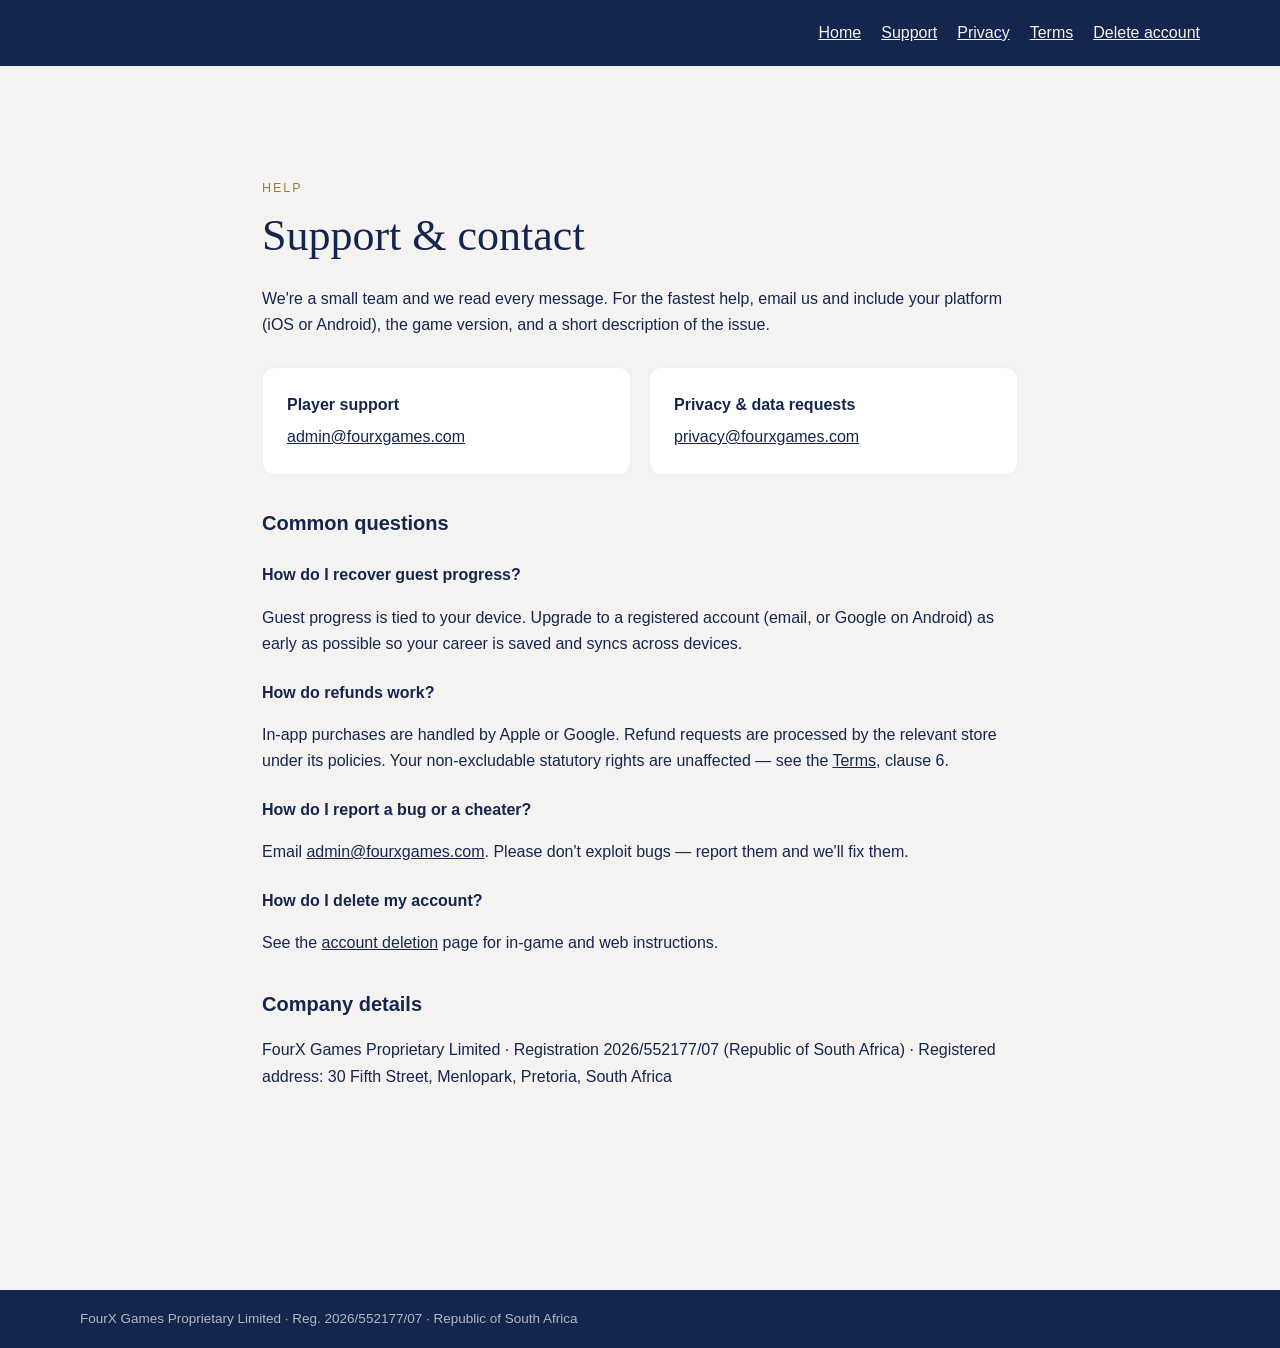
<file: support/index.html>
<!DOCTYPE html>
<html lang="en">
<head>
<meta charset="utf-8">
<meta name="viewport" content="width=device-width, initial-scale=1">
<title>Support & contact — FourX Games</title>
<link rel="icon" type="image/svg+xml" href="/assets/fourx-logo.svg">
<link rel="canonical" href="https://www.fourxgames.com/support/">
<!-- GENERATED by tools/build-static-pages.py from index.html — do not edit by hand.
     Edit the text in index.html and re-run the script, or the two will disagree. -->
<style>
  body { margin:0; background:#F4F3F1; color:#14264D;
         font-family:-apple-system,BlinkMacSystemFont,"Segoe UI",Roboto,Helvetica,Arial,sans-serif;
         line-height:1.65; }
  header, footer { background:#14264D; }
  header a { color:#F4F3F1; }
  footer { color:rgba(244,243,241,0.7); font-size:13.5px; }
  footer a { color:rgba(244,243,241,0.7); }
  .bar { max-width:1120px; margin:0 auto; padding:18px 32px; display:flex; gap:20px;
          align-items:center; flex-wrap:wrap; }
  .bar .brand { font-family:Georgia,'Times New Roman',serif; font-size:18px; margin-right:auto; }
  .wrap { max-width:820px; margin:0 auto; padding:48px 32px 88px; }
  h1 { font-family:Georgia,'Times New Roman',serif; font-weight:500; font-size:34px;
        line-height:1.15; margin:0 0 18px; }
  h2 { font-size:20px; margin:32px 0 10px; }
  h3 { font-size:16px; margin:22px 0 8px; }
  table { border-collapse:collapse; width:100%; margin:14px 0; font-size:14px; }
  th, td { border:1px solid #d5dae5; padding:7px 9px; text-align:left; vertical-align:top; }
  th { background:#e8ecf4; }
  code { background:#e8ecf4; padding:1px 4px; border-radius:3px; }
  a { color:#14264D; }
  blockquote { border-left:3px solid #c9d0e0; margin:14px 0; padding:2px 0 2px 14px; color:#41506f; }
  img { max-width:100%; height:auto; }
</style>
</head>
<body>
<header><div class="bar">
  <span class="brand">FourX Games</span>
  <a href="/">Home</a><a href="/support/">Support</a><a href="/privacy/">Privacy</a>
  <a href="/terms/">Terms</a><a href="/delete-account/">Delete account</a>
</div></header>
<main class="wrap">
<div data-dc-tpl="77" style="max-width: 820px; margin: 0px auto; padding: 64px 32px 96px;">
        <div data-dc-tpl="78" style="font-size: 12.5px; letter-spacing: 0.16em; text-transform: uppercase; color: rgb(154, 127, 63); margin-bottom: 14px;">Help</div>
        <h1 data-dc-tpl="79" style="font-family: Newsreader, serif; font-weight: 500; font-size: 44px; line-height: 1.08; margin: 0px 0px 26px;">Support &amp; contact</h1>
        <div data-dc-tpl="80" class="doc">
          <p data-dc-tpl="81">We're a small team and we read every message. For the fastest help, email us and include your platform (iOS or Android), the game version, and a short description of the issue.</p>
          <div data-dc-tpl="82" style="display: grid; grid-template-columns: repeat(2, 1fr); gap: 18px; margin: 28px 0px 10px;">
            <div data-dc-tpl="83" style="padding: 24px; background: rgb(255, 255, 255); border: 1px solid rgba(20, 38, 77, 0.08); border-radius: 12px;">
              <div data-dc-tpl="84" style="font-weight: 700; margin-bottom: 6px;">Player support</div>
              <p data-dc-tpl="85" style="margin: 0px;"><a data-dc-tpl="86" href="mailto:admin@fourxgames.com">admin@fourxgames.com</a></p>
            </div>
            <div data-dc-tpl="87" style="padding: 24px; background: rgb(255, 255, 255); border: 1px solid rgba(20, 38, 77, 0.08); border-radius: 12px;">
              <div data-dc-tpl="88" style="font-weight: 700; margin-bottom: 6px;">Privacy &amp; data requests</div>
              <p data-dc-tpl="89" style="margin: 0px;"><a data-dc-tpl="90" href="mailto:privacy@fourxgames.com">privacy@fourxgames.com</a></p>
            </div>
          </div>
          <h2 data-dc-tpl="91">Common questions</h2>
          <h3 data-dc-tpl="92">How do I recover guest progress?</h3>
          <p data-dc-tpl="93">Guest progress is tied to your device. Upgrade to a registered account (email, or Google on Android) as early as possible so your career is saved and syncs across devices.</p>
          <h3 data-dc-tpl="94">How do refunds work?</h3>
          <p data-dc-tpl="95">In-app purchases are handled by Apple or Google. Refund requests are processed by the relevant store under its policies. Your non-excludable statutory rights are unaffected — see the <a data-dc-tpl="96" href="/terms/">Terms</a>, clause 6.</p>
          <h3 data-dc-tpl="97">How do I report a bug or a cheater?</h3>
          <p data-dc-tpl="98">Email <a data-dc-tpl="99" href="mailto:admin@fourxgames.com">admin@fourxgames.com</a>. Please don't exploit bugs — report them and we'll fix them.</p>
          <h3 data-dc-tpl="100">How do I delete my account?</h3>
          <p data-dc-tpl="101">See the <a data-dc-tpl="102" href="/delete-account/">account deletion</a> page for in-game and web instructions.</p>
          <h2 data-dc-tpl="103">Company details</h2>
          <p data-dc-tpl="104">FourX Games Proprietary Limited · Registration 2026/552177/07 (Republic of South Africa) · Registered address: 30 Fifth Street, Menlopark, Pretoria, South Africa</p>
        </div>
      </div>
</main>
<footer><div class="bar">
  <span>FourX Games Proprietary Limited · Reg. 2026/552177/07 · Republic of South Africa</span>
</div></footer>
</body>
</html>
</file>
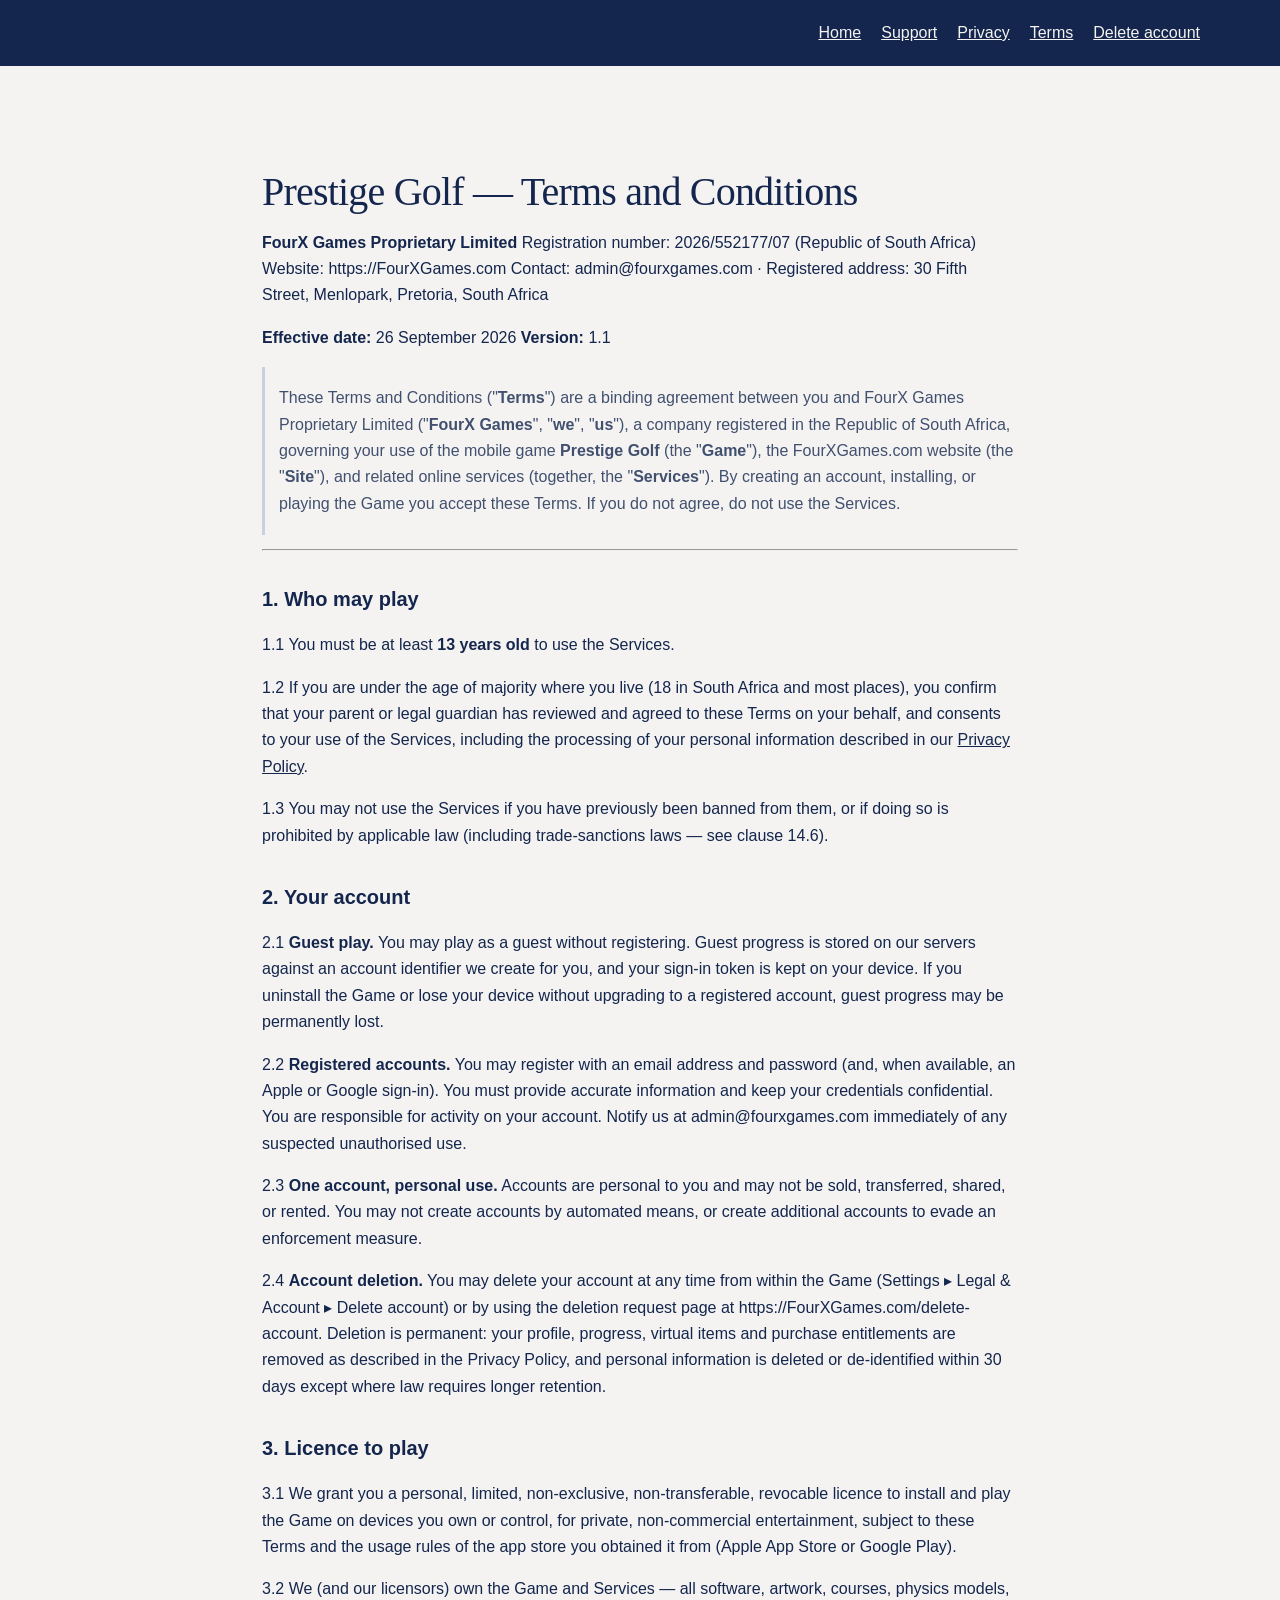
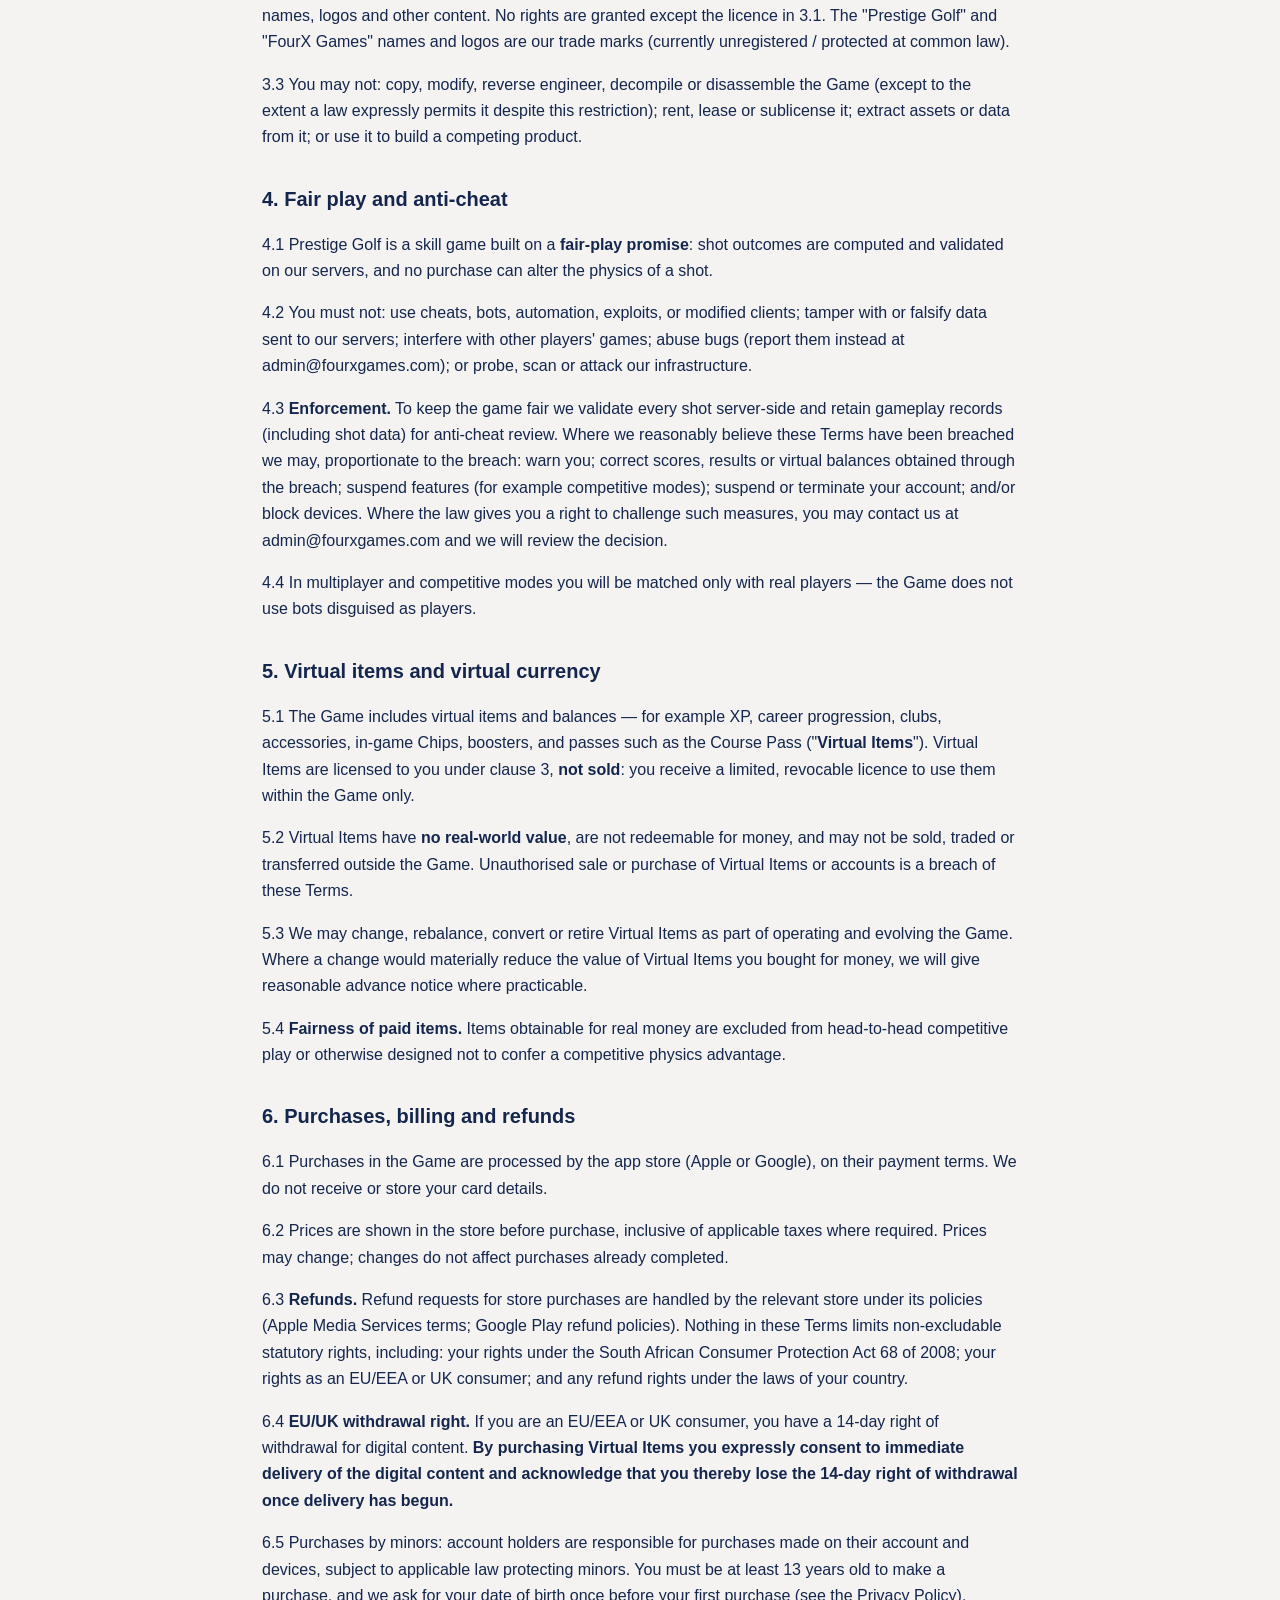
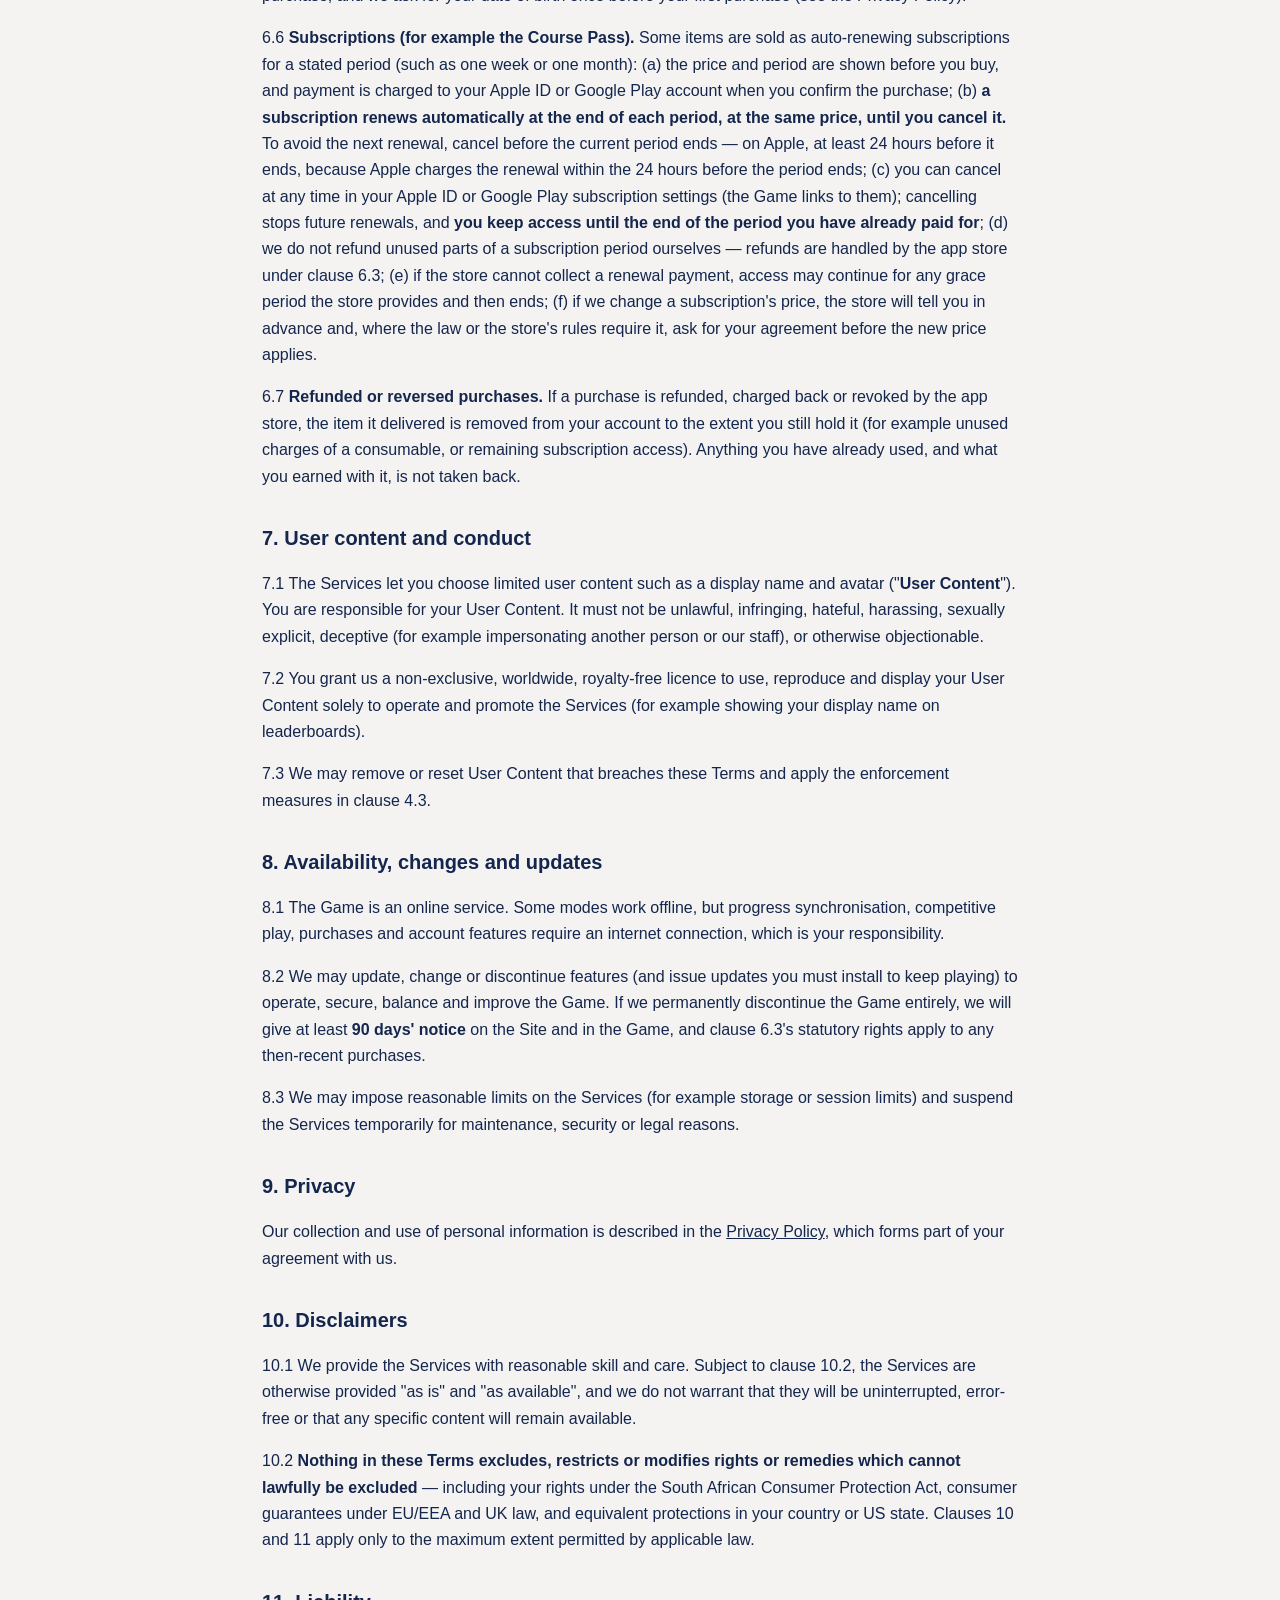
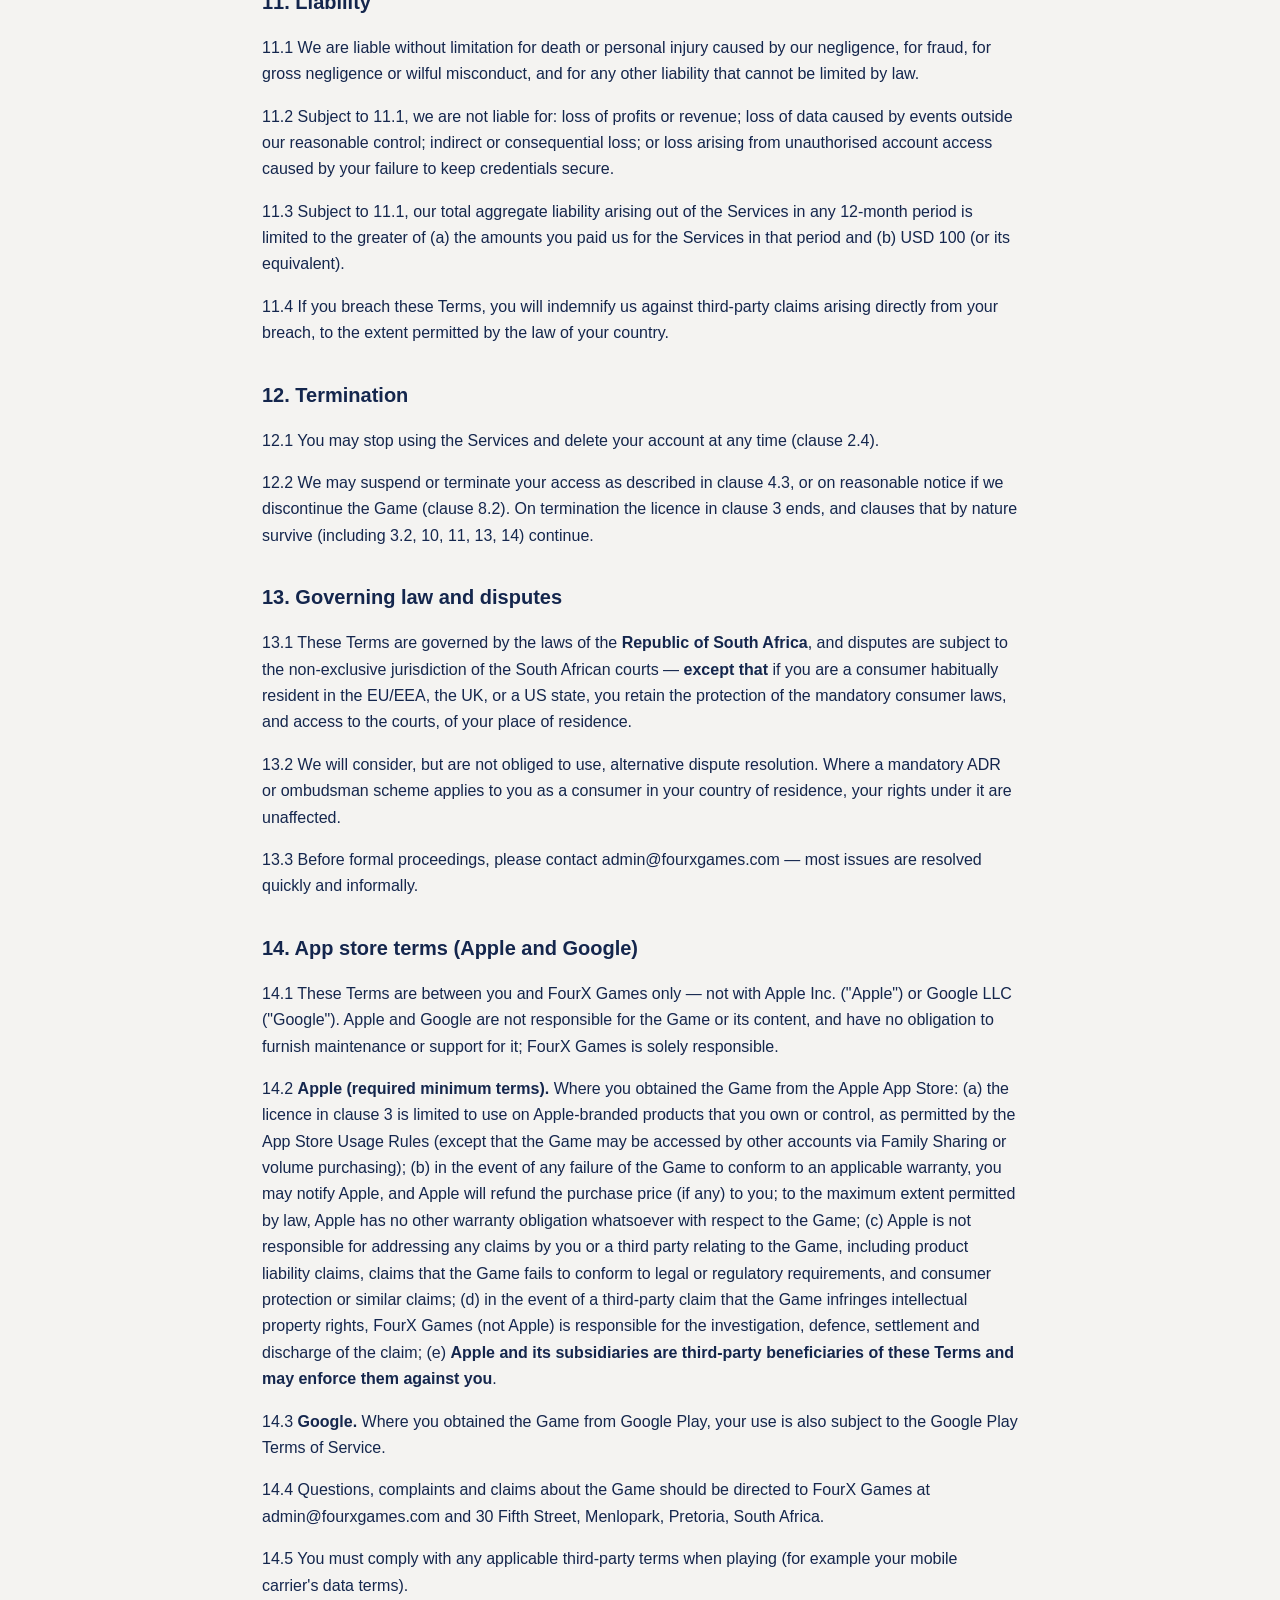
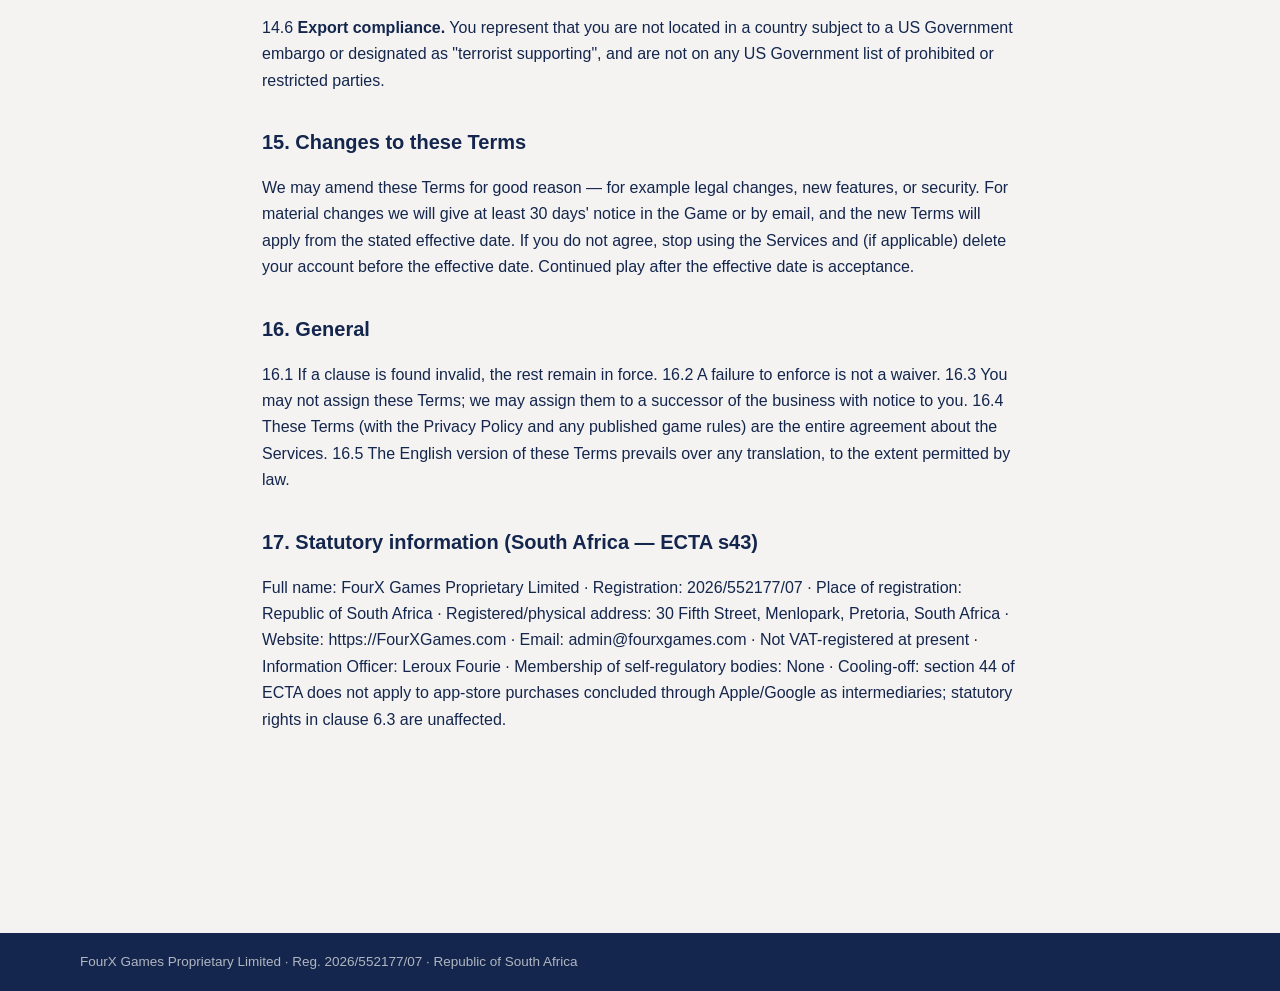
<file: terms/index.html>
<!DOCTYPE html>
<html lang="en">
<head>
<meta charset="utf-8">
<meta name="viewport" content="width=device-width, initial-scale=1">
<title>Terms & Conditions — FourX Games</title>
<link rel="icon" type="image/svg+xml" href="/assets/fourx-logo.svg">
<link rel="canonical" href="https://www.fourxgames.com/terms/">
<!-- GENERATED by tools/build-static-pages.py from index.html — do not edit by hand.
     Edit the text in index.html and re-run the script, or the two will disagree. -->
<style>
  body { margin:0; background:#F4F3F1; color:#14264D;
         font-family:-apple-system,BlinkMacSystemFont,"Segoe UI",Roboto,Helvetica,Arial,sans-serif;
         line-height:1.65; }
  header, footer { background:#14264D; }
  header a { color:#F4F3F1; }
  footer { color:rgba(244,243,241,0.7); font-size:13.5px; }
  footer a { color:rgba(244,243,241,0.7); }
  .bar { max-width:1120px; margin:0 auto; padding:18px 32px; display:flex; gap:20px;
          align-items:center; flex-wrap:wrap; }
  .bar .brand { font-family:Georgia,'Times New Roman',serif; font-size:18px; margin-right:auto; }
  .wrap { max-width:820px; margin:0 auto; padding:48px 32px 88px; }
  h1 { font-family:Georgia,'Times New Roman',serif; font-weight:500; font-size:34px;
        line-height:1.15; margin:0 0 18px; }
  h2 { font-size:20px; margin:32px 0 10px; }
  h3 { font-size:16px; margin:22px 0 8px; }
  table { border-collapse:collapse; width:100%; margin:14px 0; font-size:14px; }
  th, td { border:1px solid #d5dae5; padding:7px 9px; text-align:left; vertical-align:top; }
  th { background:#e8ecf4; }
  code { background:#e8ecf4; padding:1px 4px; border-radius:3px; }
  a { color:#14264D; }
  blockquote { border-left:3px solid #c9d0e0; margin:14px 0; padding:2px 0 2px 14px; color:#41506f; }
  img { max-width:100%; height:auto; }
</style>
</head>
<body>
<header><div class="bar">
  <span class="brand">FourX Games</span>
  <a href="/">Home</a><a href="/support/">Support</a><a href="/privacy/">Privacy</a>
  <a href="/terms/">Terms</a><a href="/delete-account/">Delete account</a>
</div></header>
<main class="wrap">
<div data-dc-tpl="136" style="max-width: 820px; margin: 0px auto; padding: 56px 32px 96px;">
        <div data-dc-tpl="137" class="doc"><h1 style="font-family:'Newsreader',serif;font-weight:500;font-size:40px;line-height:1.1;letter-spacing:-0.02em;margin:0 0 6px;">Prestige Golf — Terms and Conditions</h1><p><strong>FourX Games Proprietary Limited</strong> Registration number: 2026/552177/07 (Republic of South Africa) Website: https://FourXGames.com Contact: admin@fourxgames.com · Registered address: 30 Fifth Street, Menlopark, Pretoria, South Africa</p><p><strong>Effective date:</strong> 26 September 2026 <strong>Version:</strong> 1.1</p><blockquote><p>These Terms and Conditions ("<strong>Terms</strong>") are a binding agreement between you and FourX Games Proprietary Limited ("<strong>FourX Games</strong>", "<strong>we</strong>", "<strong>us</strong>"), a company registered in the Republic of South Africa, governing your use of the mobile game <strong>Prestige Golf</strong> (the "<strong>Game</strong>"), the FourXGames.com website (the "<strong>Site</strong>"), and related online services (together, the "<strong>Services</strong>"). By creating an account, installing, or playing the Game you accept these Terms. If you do not agree, do not use the Services.</p></blockquote><hr><h2>1. Who may play</h2><p>1.1 You must be at least <strong>13 years old</strong> to use the Services.</p><p>1.2 If you are under the age of majority where you live (18 in South Africa and most places), you confirm that your parent or legal guardian has reviewed and agreed to these Terms on your behalf, and consents to your use of the Services, including the processing of your personal information described in our <a href="/privacy/">Privacy Policy</a>.</p><p>1.3 You may not use the Services if you have previously been banned from them, or if doing so is prohibited by applicable law (including trade-sanctions laws — see clause 14.6).</p><h2>2. Your account</h2><p>2.1 <strong>Guest play.</strong> You may play as a guest without registering. Guest progress is stored on our servers against an account identifier we create for you, and your sign-in token is kept on your device. If you uninstall the Game or lose your device without upgrading to a registered account, guest progress may be permanently lost.</p><p>2.2 <strong>Registered accounts.</strong> You may register with an email address and password (and, when available, an Apple or Google sign-in). You must provide accurate information and keep your credentials confidential. You are responsible for activity on your account. Notify us at admin@fourxgames.com immediately of any suspected unauthorised use.</p><p>2.3 <strong>One account, personal use.</strong> Accounts are personal to you and may not be sold, transferred, shared, or rented. You may not create accounts by automated means, or create additional accounts to evade an enforcement measure.</p><p>2.4 <strong>Account deletion.</strong> You may delete your account at any time from within the Game (Settings ▸ Legal &amp; Account ▸ Delete account) or by using the deletion request page at https://FourXGames.com/delete-account. Deletion is permanent: your profile, progress, virtual items and purchase entitlements are removed as described in the Privacy Policy, and personal information is deleted or de-identified within 30 days except where law requires longer retention.</p><h2>3. Licence to play</h2><p>3.1 We grant you a personal, limited, non-exclusive, non-transferable, revocable licence to install and play the Game on devices you own or control, for private, non-commercial entertainment, subject to these Terms and the usage rules of the app store you obtained it from (Apple App Store or Google Play).</p><p>3.2 We (and our licensors) own the Game and Services — all software, artwork, courses, physics models, names, logos and other content. No rights are granted except the licence in 3.1. The "Prestige Golf" and "FourX Games" names and logos are our trade marks (currently unregistered / protected at common law).</p><p>3.3 You may not: copy, modify, reverse engineer, decompile or disassemble the Game (except to the extent a law expressly permits it despite this restriction); rent, lease or sublicense it; extract assets or data from it; or use it to build a competing product.</p><h2>4. Fair play and anti-cheat</h2><p>4.1 Prestige Golf is a skill game built on a <strong>fair-play promise</strong>: shot outcomes are computed and validated on our servers, and no purchase can alter the physics of a shot.</p><p>4.2 You must not: use cheats, bots, automation, exploits, or modified clients; tamper with or falsify data sent to our servers; interfere with other players' games; abuse bugs (report them instead at admin@fourxgames.com); or probe, scan or attack our infrastructure.</p><p>4.3 <strong>Enforcement.</strong> To keep the game fair we validate every shot server-side and retain gameplay records (including shot data) for anti-cheat review. Where we reasonably believe these Terms have been breached we may, proportionate to the breach: warn you; correct scores, results or virtual balances obtained through the breach; suspend features (for example competitive modes); suspend or terminate your account; and/or block devices. Where the law gives you a right to challenge such measures, you may contact us at admin@fourxgames.com and we will review the decision.</p><p>4.4 In multiplayer and competitive modes you will be matched only with real players — the Game does not use bots disguised as players.</p><h2>5. Virtual items and virtual currency</h2><p>5.1 The Game includes virtual items and balances — for example XP, career progression, clubs, accessories, in-game Chips, boosters, and passes such as the Course Pass ("<strong>Virtual Items</strong>"). Virtual Items are licensed to you under clause 3, <strong>not sold</strong>: you receive a limited, revocable licence to use them within the Game only.</p><p>5.2 Virtual Items have <strong>no real-world value</strong>, are not redeemable for money, and may not be sold, traded or transferred outside the Game. Unauthorised sale or purchase of Virtual Items or accounts is a breach of these Terms.</p><p>5.3 We may change, rebalance, convert or retire Virtual Items as part of operating and evolving the Game. Where a change would materially reduce the value of Virtual Items you bought for money, we will give reasonable advance notice where practicable.</p><p>5.4 <strong>Fairness of paid items.</strong> Items obtainable for real money are excluded from head-to-head competitive play or otherwise designed not to confer a competitive physics advantage.</p><h2>6. Purchases, billing and refunds</h2><p>6.1 Purchases in the Game are processed by the app store (Apple or Google), on their payment terms. We do not receive or store your card details.</p><p>6.2 Prices are shown in the store before purchase, inclusive of applicable taxes where required. Prices may change; changes do not affect purchases already completed.</p><p>6.3 <strong>Refunds.</strong> Refund requests for store purchases are handled by the relevant store under its policies (Apple Media Services terms; Google Play refund policies). Nothing in these Terms limits non-excludable statutory rights, including: your rights under the South African Consumer Protection Act 68 of 2008; your rights as an EU/EEA or UK consumer; and any refund rights under the laws of your country.</p><p>6.4 <strong>EU/UK withdrawal right.</strong> If you are an EU/EEA or UK consumer, you have a 14-day right of withdrawal for digital content. <strong>By purchasing Virtual Items you expressly consent to immediate delivery of the digital content and acknowledge that you thereby lose the 14-day right of withdrawal once delivery has begun.</strong></p><p>6.5 Purchases by minors: account holders are responsible for purchases made on their account and devices, subject to applicable law protecting minors. You must be at least 13 years old to make a purchase, and we ask for your date of birth once before your first purchase (see the Privacy Policy).</p><p>6.6 <strong>Subscriptions (for example the Course Pass).</strong> Some items are sold as auto-renewing subscriptions for a stated period (such as one week or one month): (a) the price and period are shown before you buy, and payment is charged to your Apple ID or Google Play account when you confirm the purchase; (b) <strong>a subscription renews automatically at the end of each period, at the same price, until you cancel it.</strong> To avoid the next renewal, cancel before the current period ends — on Apple, at least 24 hours before it ends, because Apple charges the renewal within the 24 hours before the period ends; (c) you can cancel at any time in your Apple ID or Google Play subscription settings (the Game links to them); cancelling stops future renewals, and <strong>you keep access until the end of the period you have already paid for</strong>; (d) we do not refund unused parts of a subscription period ourselves — refunds are handled by the app store under clause 6.3; (e) if the store cannot collect a renewal payment, access may continue for any grace period the store provides and then ends; (f) if we change a subscription's price, the store will tell you in advance and, where the law or the store's rules require it, ask for your agreement before the new price applies.</p><p>6.7 <strong>Refunded or reversed purchases.</strong> If a purchase is refunded, charged back or revoked by the app store, the item it delivered is removed from your account to the extent you still hold it (for example unused charges of a consumable, or remaining subscription access). Anything you have already used, and what you earned with it, is not taken back.</p><h2>7. User content and conduct</h2><p>7.1 The Services let you choose limited user content such as a display name and avatar ("<strong>User Content</strong>"). You are responsible for your User Content. It must not be unlawful, infringing, hateful, harassing, sexually explicit, deceptive (for example impersonating another person or our staff), or otherwise objectionable.</p><p>7.2 You grant us a non-exclusive, worldwide, royalty-free licence to use, reproduce and display your User Content solely to operate and promote the Services (for example showing your display name on leaderboards).</p><p>7.3 We may remove or reset User Content that breaches these Terms and apply the enforcement measures in clause 4.3.</p><h2>8. Availability, changes and updates</h2><p>8.1 The Game is an online service. Some modes work offline, but progress synchronisation, competitive play, purchases and account features require an internet connection, which is your responsibility.</p><p>8.2 We may update, change or discontinue features (and issue updates you must install to keep playing) to operate, secure, balance and improve the Game. If we permanently discontinue the Game entirely, we will give at least <strong>90 days' notice</strong> on the Site and in the Game, and clause 6.3's statutory rights apply to any then-recent purchases.</p><p>8.3 We may impose reasonable limits on the Services (for example storage or session limits) and suspend the Services temporarily for maintenance, security or legal reasons.</p><h2>9. Privacy</h2><p>Our collection and use of personal information is described in the <a href="/privacy/">Privacy Policy</a>, which forms part of your agreement with us.</p><h2>10. Disclaimers</h2><p>10.1 We provide the Services with reasonable skill and care. Subject to clause 10.2, the Services are otherwise provided "as is" and "as available", and we do not warrant that they will be uninterrupted, error-free or that any specific content will remain available.</p><p>10.2 <strong>Nothing in these Terms excludes, restricts or modifies rights or remedies which cannot lawfully be excluded</strong> — including your rights under the South African Consumer Protection Act, consumer guarantees under EU/EEA and UK law, and equivalent protections in your country or US state. Clauses 10 and 11 apply only to the maximum extent permitted by applicable law.</p><h2>11. Liability</h2><p>11.1 We are liable without limitation for death or personal injury caused by our negligence, for fraud, for gross negligence or wilful misconduct, and for any other liability that cannot be limited by law.</p><p>11.2 Subject to 11.1, we are not liable for: loss of profits or revenue; loss of data caused by events outside our reasonable control; indirect or consequential loss; or loss arising from unauthorised account access caused by your failure to keep credentials secure.</p><p>11.3 Subject to 11.1, our total aggregate liability arising out of the Services in any 12-month period is limited to the greater of (a) the amounts you paid us for the Services in that period and (b) USD 100 (or its equivalent).</p><p>11.4 If you breach these Terms, you will indemnify us against third-party claims arising directly from your breach, to the extent permitted by the law of your country.</p><h2>12. Termination</h2><p>12.1 You may stop using the Services and delete your account at any time (clause 2.4).</p><p>12.2 We may suspend or terminate your access as described in clause 4.3, or on reasonable notice if we discontinue the Game (clause 8.2). On termination the licence in clause 3 ends, and clauses that by nature survive (including 3.2, 10, 11, 13, 14) continue.</p><h2>13. Governing law and disputes</h2><p>13.1 These Terms are governed by the laws of the <strong>Republic of South Africa</strong>, and disputes are subject to the non-exclusive jurisdiction of the South African courts — <strong>except that</strong> if you are a consumer habitually resident in the EU/EEA, the UK, or a US state, you retain the protection of the mandatory consumer laws, and access to the courts, of your place of residence.</p><p>13.2 We will consider, but are not obliged to use, alternative dispute resolution. Where a mandatory ADR or ombudsman scheme applies to you as a consumer in your country of residence, your rights under it are unaffected.</p><p>13.3 Before formal proceedings, please contact admin@fourxgames.com — most issues are resolved quickly and informally.</p><h2>14. App store terms (Apple and Google)</h2><p>14.1 These Terms are between you and FourX Games only — not with Apple Inc. ("Apple") or Google LLC ("Google"). Apple and Google are not responsible for the Game or its content, and have no obligation to furnish maintenance or support for it; FourX Games is solely responsible.</p><p>14.2 <strong>Apple (required minimum terms).</strong> Where you obtained the Game from the Apple App Store: (a) the licence in clause 3 is limited to use on Apple-branded products that you own or control, as permitted by the App Store Usage Rules (except that the Game may be accessed by other accounts via Family Sharing or volume purchasing); (b) in the event of any failure of the Game to conform to an applicable warranty, you may notify Apple, and Apple will refund the purchase price (if any) to you; to the maximum extent permitted by law, Apple has no other warranty obligation whatsoever with respect to the Game; (c) Apple is not responsible for addressing any claims by you or a third party relating to the Game, including product liability claims, claims that the Game fails to conform to legal or regulatory requirements, and consumer protection or similar claims; (d) in the event of a third-party claim that the Game infringes intellectual property rights, FourX Games (not Apple) is responsible for the investigation, defence, settlement and discharge of the claim; (e) <strong>Apple and its subsidiaries are third-party beneficiaries of these Terms and may enforce them against you</strong>.</p><p>14.3 <strong>Google.</strong> Where you obtained the Game from Google Play, your use is also subject to the Google Play Terms of Service.</p><p>14.4 Questions, complaints and claims about the Game should be directed to FourX Games at admin@fourxgames.com and 30 Fifth Street, Menlopark, Pretoria, South Africa.</p><p>14.5 You must comply with any applicable third-party terms when playing (for example your mobile carrier's data terms).</p><p>14.6 <strong>Export compliance.</strong> You represent that you are not located in a country subject to a US Government embargo or designated as "terrorist supporting", and are not on any US Government list of prohibited or restricted parties.</p><h2>15. Changes to these Terms</h2><p>We may amend these Terms for good reason — for example legal changes, new features, or security. For material changes we will give at least 30 days' notice in the Game or by email, and the new Terms will apply from the stated effective date. If you do not agree, stop using the Services and (if applicable) delete your account before the effective date. Continued play after the effective date is acceptance.</p><h2>16. General</h2><p>16.1 If a clause is found invalid, the rest remain in force. 16.2 A failure to enforce is not a waiver. 16.3 You may not assign these Terms; we may assign them to a successor of the business with notice to you. 16.4 These Terms (with the Privacy Policy and any published game rules) are the entire agreement about the Services. 16.5 The English version of these Terms prevails over any translation, to the extent permitted by law.</p><h2>17. Statutory information (South Africa — ECTA s43)</h2><p>Full name: FourX Games Proprietary Limited · Registration: 2026/552177/07 · Place of registration: Republic of South Africa · Registered/physical address: 30 Fifth Street, Menlopark, Pretoria, South Africa · Website: https://FourXGames.com · Email: admin@fourxgames.com · Not VAT-registered at present · Information Officer: Leroux Fourie · Membership of self-regulatory bodies: None · Cooling-off: section 44 of ECTA does not apply to app-store purchases concluded through Apple/Google as intermediaries; statutory rights in clause 6.3 are unaffected.</p></div>
      </div>
</main>
<footer><div class="bar">
  <span>FourX Games Proprietary Limited · Reg. 2026/552177/07 · Republic of South Africa</span>
</div></footer>
</body>
</html>
</file>
